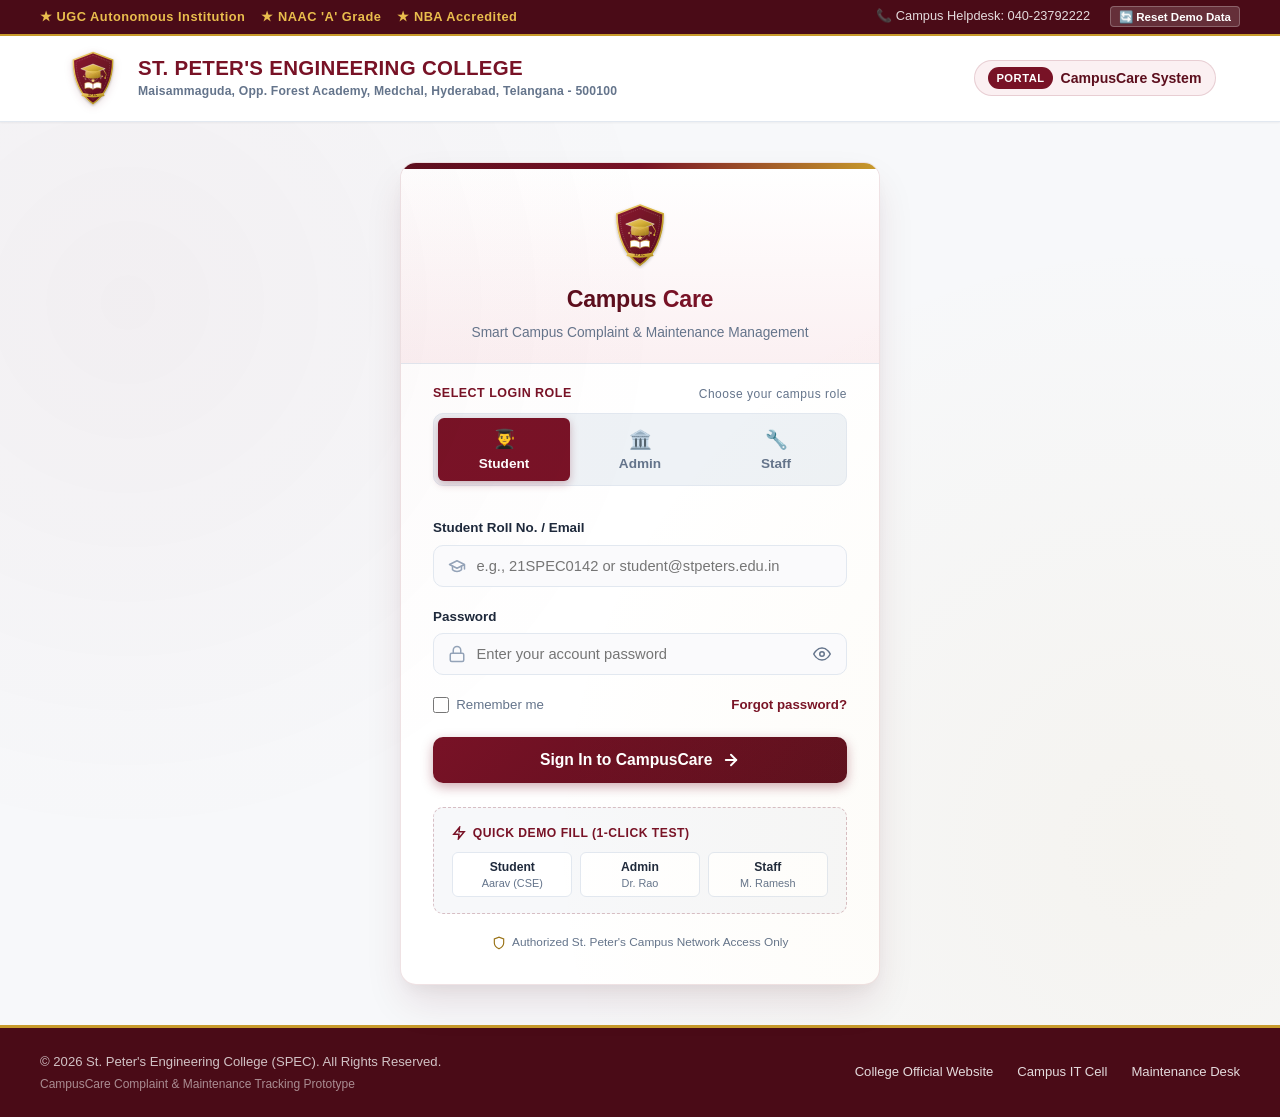
<file: index.html>
﻿<!DOCTYPE html>
<html lang="en">
<head>
  <meta charset="UTF-8">
  <meta name="viewport" content="width=device-width, initial-scale=1.0">
  <title>CampusCare - St. Peter's Engineering College | Login</title>
  <style>
/* ========================================================
   CampusCare - Design Tokens & Variables
   St. Peter's Engineering College Maroon & White Theme
   ======================================================== */

:root {
  /* Brand Palette - St. Peter's Maroon / Burgundy */
  --color-maroon-darker: #4A0B17;
  --color-maroon-dark:   #5C0E1D;
  --color-maroon:        #781226;  /* Primary College Maroon */
  --color-maroon-light:  #941931;
  --color-maroon-subtle: #FBF0F2;
  --color-maroon-glow:   rgba(120, 18, 38, 0.18);

  /* Accent - Academic Gold */
  --color-gold:          #C89B2B;
  --color-gold-light:    #E9BD4D;
  --color-gold-soft:     #FFF8E7;
  --color-gold-dark:     #9A7318;

  /* Neutrals */
  --color-white:         #FFFFFF;
  --color-bg-page:       #F7F8FA;
  --color-surface:       #FFFFFF;
  --color-border:        #E2E8F0;
  --color-border-hover:  #CBD5E1;
  
  /* Text */
  --color-text-main:     #1E293B;
  --color-text-muted:    #64748B;
  --color-text-light:    #94A3B8;
  --color-text-inverse:  #FFFFFF;

  /* Feedback Colors */
  --color-success:       #0F766E;
  --color-success-bg:    #E6FFFA;
  --color-danger:        #B91C1C;
  --color-danger-bg:     #FEF2F2;
  --color-warning:       #B45309;
  --color-warning-bg:    #FFFBEB;
  --color-info:          #1D4ED8;
  --color-info-bg:       #EFF6FF;

  /* Typography */
  --font-family-base:    'Segoe UI', -apple-system, BlinkMacSystemFont, Roboto, Helvetica, Arial, sans-serif;
  --font-family-serif:   'Georgia', 'Times New Roman', serif;

  /* Shadows */
  --shadow-sm:  0 1px 2px 0 rgba(0, 0, 0, 0.05);
  --shadow-md:  0 4px 6px -1px rgba(0, 0, 0, 0.08), 0 2px 4px -2px rgba(0, 0, 0, 0.05);
  --shadow-lg:  0 10px 25px -3px rgba(120, 18, 38, 0.08), 0 4px 10px -4px rgba(0, 0, 0, 0.04);
  --shadow-xl:  0 20px 40px -5px rgba(92, 14, 29, 0.12), 0 8px 16px -6px rgba(0, 0, 0, 0.06);

  /* Border Radii */
  --radius-sm:  6px;
  --radius-md:  10px;
  --radius-lg:  16px;
  --radius-full: 9999px;

  /* Transitions */
  --transition-fast: 0.15s ease;
  --transition-base: 0.25s cubic-bezier(0.4, 0, 0.2, 1);
  --transition-slow: 0.4s ease;
}


/* ========================================================
   CampusCare - Global Base Styles & Layout
   St. Peter's Engineering College
   ======================================================== */

* {
  margin: 0;
  padding: 0;
  box-sizing: border-box;
}

html, body {
  min-height: 100vh;
  font-family: var(--font-family-base);
  color: var(--color-text-main);
  background-color: var(--color-bg-page);
  line-height: 1.5;
  -webkit-font-smoothing: antialiased;
}

body {
  display: flex;
  flex-direction: column;
}

/* College Top Strip */
.top-strip {
  background: var(--color-maroon-darker);
  color: rgba(255, 255, 255, 0.85);
  font-size: 0.8rem;
  padding: 0.4rem 1.5rem;
  border-bottom: 2px solid var(--color-gold);
}

.top-strip-container {
  max-width: 1200px;
  margin: 0 auto;
  display: flex;
  justify-content: space-between;
  align-items: center;
  flex-wrap: wrap;
  gap: 0.5rem;
}

.top-strip-badges {
  display: flex;
  align-items: center;
  gap: 1rem;
}

.top-strip-badge {
  display: inline-flex;
  align-items: center;
  gap: 0.35rem;
  color: var(--color-gold-light);
  font-weight: 600;
  letter-spacing: 0.5px;
}

.top-strip-contact {
  display: flex;
  gap: 1.25rem;
}

.top-strip-contact a {
  color: rgba(255, 255, 255, 0.85);
  text-decoration: none;
  transition: color var(--transition-fast);
}

.top-strip-contact a:hover {
  color: var(--color-white);
  text-decoration: underline;
}

/* Main Institutional Header */
.main-header {
  background: var(--color-white);
  border-bottom: 1px solid var(--color-border);
  box-shadow: var(--shadow-sm);
  position: relative;
  z-index: 10;
}

.header-container {
  max-width: 1200px;
  margin: 0 auto;
  padding: 0.85rem 1.5rem;
  display: flex;
  align-items: center;
  justify-content: space-between;
  gap: 1rem;
}

.brand-wrapper {
  display: flex;
  align-items: center;
  gap: 1rem;
  text-decoration: none;
}

.college-logo-img {
  width: 58px;
  height: 58px;
  flex-shrink: 0;
  filter: drop-shadow(0 2px 4px rgba(92, 14, 29, 0.15));
}

.college-titles {
  display: flex;
  flex-direction: column;
}

.college-name {
  font-size: 1.28rem;
  font-weight: 800;
  color: var(--color-maroon);
  letter-spacing: 0.3px;
  line-height: 1.2;
  text-transform: uppercase;
  font-family: 'Segoe UI', Arial, sans-serif;
}

.college-affiliation {
  font-size: 0.76rem;
  color: var(--color-text-muted);
  font-weight: 600;
  letter-spacing: 0.2px;
  margin-top: 2px;
}

.system-title-badge {
  display: inline-flex;
  align-items: center;
  gap: 0.5rem;
  background: var(--color-maroon-subtle);
  border: 1px solid rgba(120, 18, 38, 0.15);
  padding: 0.4rem 0.85rem;
  border-radius: var(--radius-full);
}

.system-tag {
  background: var(--color-maroon);
  color: var(--color-white);
  font-size: 0.7rem;
  font-weight: 700;
  padding: 0.15rem 0.5rem;
  border-radius: var(--radius-full);
  letter-spacing: 0.5px;
}

.system-name {
  font-size: 0.88rem;
  font-weight: 700;
  color: var(--color-maroon-dark);
}

/* Page Content Main Container */
.page-main {
  flex: 1;
  display: flex;
  align-items: center;
  justify-content: center;
  padding: 2.5rem 1.5rem;
  position: relative;
}

/* College Institutional Background watermark/pattern */
.page-main::before {
  content: "";
  position: absolute;
  top: 0;
  left: 0;
  right: 0;
  bottom: 0;
  background: 
    radial-gradient(circle at 10% 20%, rgba(120, 18, 38, 0.04) 0%, transparent 40%),
    radial-gradient(circle at 90% 80%, rgba(200, 155, 43, 0.05) 0%, transparent 45%);
  pointer-events: none;
}

/* Footer */
.site-footer {
  background: var(--color-maroon-darker);
  color: rgba(255, 255, 255, 0.75);
  font-size: 0.82rem;
  padding: 1.5rem;
  margin-top: auto;
  border-top: 3px solid var(--color-gold);
}

.footer-container {
  max-width: 1200px;
  margin: 0 auto;
  display: flex;
  justify-content: space-between;
  align-items: center;
  flex-wrap: wrap;
  gap: 1rem;
}

.footer-links {
  display: flex;
  gap: 1.5rem;
}

.footer-links a {
  color: rgba(255, 255, 255, 0.85);
  text-decoration: none;
  transition: color var(--transition-fast);
}

.footer-links a:hover {
  color: var(--color-gold-light);
  text-decoration: underline;
}

/* Toast Notifications */
.toast-container {
  position: fixed;
  top: 1.5rem;
  right: 1.5rem;
  z-index: 9999;
  display: flex;
  flex-direction: column;
  gap: 0.75rem;
  pointer-events: none;
}

.toast {
  min-width: 300px;
  max-width: 420px;
  padding: 0.9rem 1.2rem;
  background: var(--color-white);
  border-radius: var(--radius-md);
  box-shadow: var(--shadow-xl);
  display: flex;
  align-items: center;
  gap: 0.75rem;
  font-size: 0.9rem;
  font-weight: 500;
  pointer-events: auto;
  animation: slideIn 0.3s cubic-bezier(0.16, 1, 0.3, 1) forwards;
  border-left: 5px solid;
}

.toast.toast-success {
  border-color: var(--color-success);
  color: var(--color-text-main);
}
.toast.toast-success .toast-icon {
  color: var(--color-success);
}

.toast.toast-error {
  border-color: var(--color-danger);
  color: var(--color-text-main);
}
.toast.toast-error .toast-icon {
  color: var(--color-danger);
}

.toast.toast-info {
  border-color: var(--color-maroon);
  color: var(--color-text-main);
}
.toast.toast-info .toast-icon {
  color: var(--color-maroon);
}

@keyframes slideIn {
  from {
    opacity: 0;
    transform: translateY(-15px) scale(0.96);
  }
  to {
    opacity: 1;
    transform: translateY(0) scale(1);
  }
}

@keyframes fadeOut {
  from {
    opacity: 1;
    transform: translateY(0);
  }
  to {
    opacity: 0;
    transform: translateY(-10px);
  }
}

/* Modal Styles for "Forgot Password" & Help */
.modal-overlay {
  position: fixed;
  top: 0;
  left: 0;
  right: 0;
  bottom: 0;
  background: rgba(15, 23, 42, 0.6);
  backdrop-filter: blur(4px);
  display: flex;
  align-items: center;
  justify-content: center;
  padding: 1.5rem;
  z-index: 1000;
  opacity: 0;
  visibility: hidden;
  transition: all var(--transition-base);
}

.modal-overlay.active {
  opacity: 1;
  visibility: visible;
}

.modal-box {
  background: var(--color-white);
  width: 100%;
  max-width: 480px;
  border-radius: var(--radius-lg);
  box-shadow: var(--shadow-xl);
  overflow: hidden;
  transform: scale(0.95);
  transition: transform var(--transition-base);
  border: 1px solid var(--color-border);
}

.modal-overlay.active .modal-box {
  transform: scale(1);
}

.modal-header {
  background: var(--color-maroon);
  color: var(--color-white);
  padding: 1.25rem 1.5rem;
  display: flex;
  align-items: center;
  justify-content: space-between;
}

.modal-header h3 {
  font-size: 1.15rem;
  font-weight: 700;
  display: flex;
  align-items: center;
  gap: 0.5rem;
}

.modal-close-btn {
  background: none;
  border: none;
  color: rgba(255, 255, 255, 0.8);
  font-size: 1.5rem;
  cursor: pointer;
  line-height: 1;
  padding: 0.25rem;
  border-radius: var(--radius-sm);
  transition: all var(--transition-fast);
}

.modal-close-btn:hover {
  color: var(--color-white);
  background: rgba(255, 255, 255, 0.15);
}

.modal-body {
  padding: 1.5rem;
  color: var(--color-text-main);
  font-size: 0.93rem;
  line-height: 1.6;
}

.modal-footer {
  padding: 1rem 1.5rem;
  background: var(--color-bg-page);
  border-top: 1px solid var(--color-border);
  display: flex;
  justify-content: flex-end;
  gap: 0.75rem;
}

/* Responsiveness */
@media (max-width: 768px) {
  .header-container {
    flex-direction: column;
    align-items: flex-start;
  }
  
  .top-strip-container, .footer-container {
    flex-direction: column;
    align-items: flex-start;
    gap: 0.35rem;
  }

  .college-name {
    font-size: 1.05rem;
  }

  .system-title-badge {
    align-self: flex-start;
  }
}


/* ========================================================
   CampusCare - Login Screen Styles
   St. Peter's Engineering College Maroon/White Theme
   ======================================================== */

.login-wrapper {
  width: 100%;
  max-width: 480px;
  margin: 0 auto;
}

/* Elevated Login Card */
.login-card {
  background: var(--color-white);
  border-radius: var(--radius-lg);
  box-shadow: var(--shadow-xl);
  border: 1px solid rgba(120, 18, 38, 0.12);
  overflow: hidden;
  transition: transform var(--transition-base), box-shadow var(--transition-base);
}

/* Card Maroon Header Bar */
.card-top-bar {
  height: 6px;
  background: linear-gradient(90deg, var(--color-maroon-dark) 0%, var(--color-maroon) 50%, var(--color-gold) 100%);
}

.login-card-header {
  padding: 2rem 2rem 1.25rem 2rem;
  text-align: center;
  border-bottom: 1px solid var(--color-border);
  background: linear-gradient(180deg, #FFFFFF 0%, var(--color-maroon-subtle) 100%);
}

.brand-emblem-small {
  width: 68px;
  height: 68px;
  margin: 0 auto 0.85rem auto;
  display: block;
}

.login-system-title {
  font-size: 1.45rem;
  font-weight: 800;
  color: var(--color-maroon-dark);
  letter-spacing: -0.3px;
  display: flex;
  align-items: center;
  justify-content: center;
  gap: 0.4rem;
}

.title-highlight {
  color: var(--color-maroon);
}

.login-subtitle {
  font-size: 0.86rem;
  color: var(--color-text-muted);
  margin-top: 0.35rem;
  font-weight: 500;
}

/* Role Selector Segmented Control */
.role-selector-container {
  padding: 1.25rem 2rem 0.5rem 2rem;
}

.role-selector-label {
  font-size: 0.78rem;
  font-weight: 700;
  text-transform: uppercase;
  color: var(--color-maroon);
  letter-spacing: 0.5px;
  margin-bottom: 0.65rem;
  display: flex;
  align-items: center;
  justify-content: space-between;
}

.role-selector-label span.hint {
  font-weight: 500;
  text-transform: none;
  color: var(--color-text-muted);
  font-size: 0.75rem;
}

.role-tabs {
  display: grid;
  grid-template-columns: repeat(3, 1fr);
  background: #EEF2F6;
  padding: 4px;
  border-radius: var(--radius-md);
  gap: 4px;
  border: 1px solid var(--color-border);
}

.role-tab-btn {
  background: transparent;
  border: none;
  padding: 0.65rem 0.5rem;
  border-radius: var(--radius-sm);
  font-size: 0.85rem;
  font-weight: 600;
  color: var(--color-text-muted);
  cursor: pointer;
  display: flex;
  flex-direction: column;
  align-items: center;
  gap: 0.3rem;
  transition: all var(--transition-fast);
}

.role-tab-btn .role-icon {
  font-size: 1.15rem;
  transition: transform var(--transition-fast);
}

.role-tab-btn:hover {
  color: var(--color-maroon);
}

.role-tab-btn.active {
  background: var(--color-maroon);
  color: var(--color-white);
  box-shadow: 0 3px 8px rgba(120, 18, 38, 0.28);
}

.role-tab-btn.active .role-icon {
  transform: translateY(-1px);
}

/* Card Form Body */
.login-card-body {
  padding: 1.5rem 2rem 2rem 2rem;
}

.form-group {
  margin-bottom: 1.25rem;
  position: relative;
}

.form-label {
  display: block;
  font-size: 0.84rem;
  font-weight: 600;
  color: var(--color-text-main);
  margin-bottom: 0.4rem;
}

.input-with-icon {
  position: relative;
  display: flex;
  align-items: center;
}

.input-icon-left {
  position: absolute;
  left: 0.95rem;
  color: var(--color-text-light);
  pointer-events: none;
  display: flex;
  align-items: center;
  justify-content: center;
}

.form-control {
  width: 100%;
  padding: 0.75rem 1rem 0.75rem 2.65rem;
  font-size: 0.92rem;
  font-family: inherit;
  border: 1.5px solid var(--color-border);
  border-radius: var(--radius-md);
  color: var(--color-text-main);
  background-color: #FAFAFC;
  transition: all var(--transition-fast);
  outline: none;
}

.form-control:focus {
  background-color: var(--color-white);
  border-color: var(--color-maroon);
  box-shadow: 0 0 0 3.5px var(--color-maroon-glow);
}

.input-with-toggle .form-control {
  padding-right: 2.75rem;
}

.password-toggle-btn {
  position: absolute;
  right: 0.75rem;
  background: none;
  border: none;
  cursor: pointer;
  color: var(--color-text-muted);
  padding: 0.25rem;
  display: flex;
  align-items: center;
  justify-content: center;
  border-radius: var(--radius-sm);
  transition: color var(--transition-fast);
}

.password-toggle-btn:hover {
  color: var(--color-maroon);
}

/* Remember me & Forgot Password */
.form-options {
  display: flex;
  justify-content: space-between;
  align-items: center;
  margin-bottom: 1.4rem;
  font-size: 0.83rem;
}

.remember-me {
  display: flex;
  align-items: center;
  gap: 0.45rem;
  cursor: pointer;
  color: var(--color-text-muted);
  user-select: none;
}

.remember-me input[type="checkbox"] {
  accent-color: var(--color-maroon);
  width: 16px;
  height: 16px;
  cursor: pointer;
}

.forgot-password-link {
  color: var(--color-maroon);
  text-decoration: none;
  font-weight: 600;
  transition: color var(--transition-fast);
}

.forgot-password-link:hover {
  color: var(--color-maroon-dark);
  text-decoration: underline;
}

/* Submit Button */
.btn-login {
  width: 100%;
  padding: 0.85rem 1.25rem;
  font-size: 0.98rem;
  font-weight: 700;
  color: var(--color-white);
  background: linear-gradient(135deg, var(--color-maroon) 0%, var(--color-maroon-dark) 100%);
  border: none;
  border-radius: var(--radius-md);
  cursor: pointer;
  box-shadow: 0 4px 12px rgba(120, 18, 38, 0.35);
  display: flex;
  align-items: center;
  justify-content: center;
  gap: 0.6rem;
  transition: all var(--transition-fast);
}

.btn-login:hover {
  background: linear-gradient(135deg, var(--color-maroon-light) 0%, var(--color-maroon) 100%);
  transform: translateY(-1.5px);
  box-shadow: 0 6px 16px rgba(120, 18, 38, 0.42);
}

.btn-login:active {
  transform: translateY(0);
}

.btn-login:disabled {
  opacity: 0.65;
  cursor: not-allowed;
  transform: none;
}

.spinner {
  display: none;
  width: 18px;
  height: 18px;
  border: 2.5px solid rgba(255, 255, 255, 0.3);
  border-top-color: var(--color-white);
  border-radius: 50%;
  animation: spin 0.8s linear infinite;
}

@keyframes spin {
  to {
    transform: rotate(360deg);
  }
}

/* Quick Demo Access Bar */
.demo-access-box {
  margin-top: 1.5rem;
  padding: 1rem 1.15rem;
  background: var(--color-bg-page);
  border: 1px dashed rgba(120, 18, 38, 0.25);
  border-radius: var(--radius-md);
}

.demo-title {
  font-size: 0.76rem;
  font-weight: 700;
  color: var(--color-maroon);
  text-transform: uppercase;
  letter-spacing: 0.5px;
  display: flex;
  align-items: center;
  gap: 0.4rem;
  margin-bottom: 0.65rem;
}

.demo-chips {
  display: grid;
  grid-template-columns: repeat(3, 1fr);
  gap: 0.5rem;
}

.demo-chip-btn {
  background: var(--color-white);
  border: 1px solid var(--color-border);
  padding: 0.45rem 0.4rem;
  border-radius: var(--radius-sm);
  font-size: 0.76rem;
  font-weight: 600;
  color: var(--color-text-main);
  cursor: pointer;
  display: flex;
  flex-direction: column;
  align-items: center;
  gap: 0.15rem;
  transition: all var(--transition-fast);
}

.demo-chip-btn .chip-sub {
  font-size: 0.68rem;
  color: var(--color-text-muted);
  font-weight: 400;
}

.demo-chip-btn:hover {
  border-color: var(--color-maroon);
  background: var(--color-maroon-subtle);
  color: var(--color-maroon);
}

/* Security Guarantee / Trust Badge */
.security-note {
  margin-top: 1.25rem;
  text-align: center;
  font-size: 0.74rem;
  color: var(--color-text-muted);
  display: flex;
  align-items: center;
  justify-content: center;
  gap: 0.4rem;
}

.security-note svg {
  color: var(--color-gold-dark);
}

/* Small screen adjustments */
@media (max-width: 480px) {
  .login-card-header {
    padding: 1.5rem 1.25rem 1rem 1.25rem;
  }
  .role-selector-container {
    padding: 1rem 1.25rem 0.25rem 1.25rem;
  }
  .login-card-body {
    padding: 1.25rem 1.25rem 1.5rem 1.25rem;
  }
  .login-system-title {
    font-size: 1.25rem;
  }
}

  </style>
</head>
<body>

  <!-- Top Strip - Institutional Accreditations & Help -->
  <div class="top-strip">
    <div class="top-strip-container">
      <div class="top-strip-badges">
        <span class="top-strip-badge">★ UGC Autonomous Institution</span>
        <span class="top-strip-badge">★ NAAC 'A' Grade</span>
        <span class="top-strip-badge">★ NBA Accredited</span>
      </div>
      <div class="top-strip-contact">
        <a href="tel:+914023792222">📞 Campus Helpdesk: 040-23792222</a>
        <button type="button" onclick="StorageService.resetToDefaults(); alert('Demo data reset to initial sample state!');" style="background: rgba(255,255,255,0.15); border: 1px solid rgba(255,255,255,0.25); color: #FFF; font-size: 0.72rem; padding: 0.15rem 0.5rem; border-radius: 4px; cursor: pointer; font-weight: 600;">
          🔄 Reset Demo Data
        </button>
      </div>
    </div>
  </div>

  <!-- Main Institutional Header -->
  <header class="main-header">
    <div class="header-container">
      <div class="brand-wrapper">
        <div class="college-logo-img">
<svg xmlns="http://www.w3.org/2000/svg" viewBox="0 0 200 200" width="100%" height="100%">
  <defs>
    <linearGradient id="maroonGrad" x1="0%" y1="0%" x2="100%" y2="100%">
      <stop offset="0%" stop-color="#8B1A31" />
      <stop offset="100%" stop-color="#540C1A" />
    </linearGradient>
    <linearGradient id="goldGrad" x1="0%" y1="0%" x2="100%" y2="100%">
      <stop offset="0%" stop-color="#F3D179" />
      <stop offset="50%" stop-color="#D4AF37" />
      <stop offset="100%" stop-color="#997A15" />
    </linearGradient>
    <filter id="shadow" x="-10%" y="-10%" width="130%" height="130%">
      <feDropShadow dx="0" dy="4" stdDeviation="4" flood-opacity="0.25" flood-color="#000000"/>
    </filter>
  </defs>

  <!-- Outer Shield Badge -->
  <path d="M100 12 L168 38 C168 108 140 162 100 188 C60 162 32 108 32 38 Z" 
        fill="url(#maroonGrad)" 
        stroke="url(#goldGrad)" 
        stroke-width="5" 
        filter="url(#shadow)" />

  <!-- Inner Shield Inset -->
  <path d="M100 22 L158 45 C158 102 134 150 100 174 C66 150 42 102 42 45 Z" 
        fill="none" 
        stroke="rgba(255, 255, 255, 0.25)" 
        stroke-width="2" 
        stroke-dasharray="3,3" />

  <!-- Academic Torch / Key / Gear motif -->
  <!-- Gear / Cog behind torch representing Engineering -->
  <g transform="translate(100, 95) scale(0.65)" opacity="0.25" stroke="#FFFFFF" fill="none" stroke-width="4">
    <circle r="42" stroke-dasharray="14,14" stroke-width="8"/>
    <circle r="26"/>
  </g>

  <!-- Open Book representing Learning -->
  <path d="M72 118 C82 114 94 116 100 122 C106 116 118 114 128 118 L128 136 C118 132 106 134 100 140 C94 134 82 132 72 136 Z" 
        fill="#FFFFFF" 
        stroke="url(#goldGrad)" 
        stroke-width="2" />
  <line x1="100" y1="122" x2="100" y2="140" stroke="#7A1228" stroke-width="2"/>

  <!-- Academic Mortarboard (Cap) -->
  <polygon points="100,52 142,68 100,84 58,68" fill="url(#goldGrad)" stroke="#FFFFFF" stroke-width="1.5" />
  <path d="M74 76 L74 96 C74 104 126 104 126 96 L126 76" fill="url(#goldGrad)" opacity="0.9" />
  <path d="M136 71 L146 88 L142 98" fill="none" stroke="url(#goldGrad)" stroke-width="2.5" stroke-linecap="round"/>
  <circle cx="142" cy="100" r="3" fill="#D4AF37"/>

  <!-- Star accents -->
  <polygon points="100,100 102,106 108,106 103,110 105,116 100,112 95,116 97,110 92,106 98,106" fill="#F3D179"/>
  <polygon points="68,90 69,93 72,93 70,95 71,98 68,96 65,98 66,95 64,93 67,93" fill="#F3D179" opacity="0.8"/>
  <polygon points="132,90 133,93 136,93 134,95 135,98 132,96 129,98 130,95 128,93 131,93" fill="#F3D179" opacity="0.8"/>

  <!-- Banner at bottom: SPEC -->
  <path d="M60 162 Q100 172 140 162 L136 152 Q100 160 64 152 Z" fill="url(#goldGrad)" />
  <text x="100" y="161" font-family="'Segoe UI', Roboto, sans-serif" font-size="9" font-weight="900" fill="#540C1A" text-anchor="middle" letter-spacing="2">SPEC</text>
</svg>

        </div>
        <div class="college-titles">
          <h1 class="college-name">St. Peter's Engineering College</h1>
          <p class="college-affiliation">Maisammaguda, Opp. Forest Academy, Medchal, Hyderabad, Telangana - 500100</p>
        </div>
      </div>
      
      <div class="system-title-badge">
        <span class="system-tag">PORTAL</span>
        <span class="system-name">CampusCare System</span>
      </div>
    </div>
  </header>

  <!-- Main Content - Centered Login Card -->
  <main class="page-main">
    <div class="login-wrapper">
      
      <div class="login-card">
        <!-- Maroon / Gold Top Strip -->
        <div class="card-top-bar"></div>

        <!-- Card Header -->
        <div class="login-card-header">
          <div class="brand-emblem-small">
<svg xmlns="http://www.w3.org/2000/svg" viewBox="0 0 200 200" width="100%" height="100%">
  <defs>
    <linearGradient id="maroonGrad" x1="0%" y1="0%" x2="100%" y2="100%">
      <stop offset="0%" stop-color="#8B1A31" />
      <stop offset="100%" stop-color="#540C1A" />
    </linearGradient>
    <linearGradient id="goldGrad" x1="0%" y1="0%" x2="100%" y2="100%">
      <stop offset="0%" stop-color="#F3D179" />
      <stop offset="50%" stop-color="#D4AF37" />
      <stop offset="100%" stop-color="#997A15" />
    </linearGradient>
    <filter id="shadow" x="-10%" y="-10%" width="130%" height="130%">
      <feDropShadow dx="0" dy="4" stdDeviation="4" flood-opacity="0.25" flood-color="#000000"/>
    </filter>
  </defs>

  <!-- Outer Shield Badge -->
  <path d="M100 12 L168 38 C168 108 140 162 100 188 C60 162 32 108 32 38 Z" 
        fill="url(#maroonGrad)" 
        stroke="url(#goldGrad)" 
        stroke-width="5" 
        filter="url(#shadow)" />

  <!-- Inner Shield Inset -->
  <path d="M100 22 L158 45 C158 102 134 150 100 174 C66 150 42 102 42 45 Z" 
        fill="none" 
        stroke="rgba(255, 255, 255, 0.25)" 
        stroke-width="2" 
        stroke-dasharray="3,3" />

  <!-- Academic Torch / Key / Gear motif -->
  <!-- Gear / Cog behind torch representing Engineering -->
  <g transform="translate(100, 95) scale(0.65)" opacity="0.25" stroke="#FFFFFF" fill="none" stroke-width="4">
    <circle r="42" stroke-dasharray="14,14" stroke-width="8"/>
    <circle r="26"/>
  </g>

  <!-- Open Book representing Learning -->
  <path d="M72 118 C82 114 94 116 100 122 C106 116 118 114 128 118 L128 136 C118 132 106 134 100 140 C94 134 82 132 72 136 Z" 
        fill="#FFFFFF" 
        stroke="url(#goldGrad)" 
        stroke-width="2" />
  <line x1="100" y1="122" x2="100" y2="140" stroke="#7A1228" stroke-width="2"/>

  <!-- Academic Mortarboard (Cap) -->
  <polygon points="100,52 142,68 100,84 58,68" fill="url(#goldGrad)" stroke="#FFFFFF" stroke-width="1.5" />
  <path d="M74 76 L74 96 C74 104 126 104 126 96 L126 76" fill="url(#goldGrad)" opacity="0.9" />
  <path d="M136 71 L146 88 L142 98" fill="none" stroke="url(#goldGrad)" stroke-width="2.5" stroke-linecap="round"/>
  <circle cx="142" cy="100" r="3" fill="#D4AF37"/>

  <!-- Star accents -->
  <polygon points="100,100 102,106 108,106 103,110 105,116 100,112 95,116 97,110 92,106 98,106" fill="#F3D179"/>
  <polygon points="68,90 69,93 72,93 70,95 71,98 68,96 65,98 66,95 64,93 67,93" fill="#F3D179" opacity="0.8"/>
  <polygon points="132,90 133,93 136,93 134,95 135,98 132,96 129,98 130,95 128,93 131,93" fill="#F3D179" opacity="0.8"/>

  <!-- Banner at bottom: SPEC -->
  <path d="M60 162 Q100 172 140 162 L136 152 Q100 160 64 152 Z" fill="url(#goldGrad)" />
  <text x="100" y="161" font-family="'Segoe UI', Roboto, sans-serif" font-size="9" font-weight="900" fill="#540C1A" text-anchor="middle" letter-spacing="2">SPEC</text>
</svg>

          </div>
          <h2 class="login-system-title">
            <span>Campus</span><span class="title-highlight">Care</span>
          </h2>
          <p class="login-subtitle">Smart Campus Complaint & Maintenance Management</p>
        </div>

        <!-- Role Selector Segmented Control -->
        <div class="role-selector-container">
          <div class="role-selector-label">
            <span>Select Login Role</span>
            <span class="hint">Choose your campus role</span>
          </div>

          <div class="role-tabs" role="tablist">
            <button type="button" class="role-tab-btn active" data-role="student" role="tab" aria-selected="true">
              <span class="role-icon">👨‍🎓</span>
              <span>Student</span>
            </button>
            <button type="button" class="role-tab-btn" data-role="admin" role="tab" aria-selected="false">
              <span class="role-icon">🏛️</span>
              <span>Admin</span>
            </button>
            <button type="button" class="role-tab-btn" data-role="staff" role="tab" aria-selected="false">
              <span class="role-icon">🔧</span>
              <span>Staff</span>
            </button>
          </div>
        </div>

        <!-- Login Form Body -->
        <div class="login-card-body">
          <form id="loginForm" autocomplete="on">

            <!-- Identifier / Email Field -->
            <div class="form-group">
              <label id="identifierLabel" class="form-label" for="identifierInput">
                Student Roll No. / Email
              </label>
              <div class="input-with-icon">
                <span id="identifierIcon" class="input-icon-left">
                  <svg width="18" height="18" viewBox="0 0 24 24" fill="none" stroke="currentColor" stroke-width="2" stroke-linecap="round" stroke-linejoin="round">
                    <path d="M22 10v6M2 10l10-5 10 5-10 5z"/>
                    <path d="M6 12v5c3 3 9 3 12 0v-5"/>
                  </svg>
                </span>
                <input 
                  type="text" 
                  id="identifierInput" 
                  class="form-control" 
                  placeholder="e.g., 21SPEC0142 or student@stpeters.edu.in" 
                  required
                >
              </div>
            </div>

            <!-- Password Field with Visibility Toggle -->
            <div class="form-group">
              <label class="form-label" for="passwordInput">Password</label>
              <div class="input-with-icon input-with-toggle">
                <span class="input-icon-left">
                  <svg width="18" height="18" viewBox="0 0 24 24" fill="none" stroke="currentColor" stroke-width="2" stroke-linecap="round" stroke-linejoin="round">
                    <rect x="3" y="11" width="18" height="11" rx="2" ry="2"/>
                    <path d="M7 11V7a5 5 0 0 1 10 0v4"/>
                  </svg>
                </span>
                <input 
                  type="password" 
                  id="passwordInput" 
                  class="form-control" 
                  placeholder="Enter your account password" 
                  required
                >
                <button type="button" id="togglePasswordBtn" class="password-toggle-btn" aria-label="Show password">
                  <svg id="eyeIcon" width="18" height="18" viewBox="0 0 24 24" fill="none" stroke="currentColor" stroke-width="2" stroke-linecap="round" stroke-linejoin="round">
                    <path d="M1 12s4-8 11-8 11 8 11 8-4 8-11 8-11-8-11-8z"/>
                    <circle cx="12" cy="12" r="3"/>
                  </svg>
                </button>
              </div>
            </div>

            <!-- Remember Me & Forgot Password -->
            <div class="form-options">
              <label class="remember-me">
                <input type="checkbox" id="rememberMe">
                <span>Remember me</span>
              </label>
              <a href="#" id="forgotPasswordLink" class="forgot-password-link">Forgot password?</a>
            </div>

            <!-- Submit Button -->
            <button type="submit" id="submitBtn" class="btn-login">
              <span id="submitSpinner" class="spinner"></span>
              <span id="submitText">Sign In to CampusCare</span>
              <svg width="18" height="18" viewBox="0 0 24 24" fill="none" stroke="currentColor" stroke-width="2.5" stroke-linecap="round" stroke-linejoin="round">
                <line x1="5" y1="12" x2="19" y2="12"></line>
                <polyline points="12 5 19 12 12 19"></polyline>
              </svg>
            </button>

            <!-- Quick Demo Credentials Box -->
            <div class="demo-access-box">
              <div class="demo-title">
                <svg width="14" height="14" viewBox="0 0 24 24" fill="none" stroke="currentColor" stroke-width="2.5">
                  <polygon points="13 2 3 14 12 14 11 22 21 10 12 10 13 2"></polygon>
                </svg>
                <span>Quick Demo Fill (1-Click Test)</span>
              </div>
              <div class="demo-chips">
                <button type="button" class="demo-chip-btn" data-demo-role="student">
                  <span>Student</span>
                  <span class="chip-sub">Aarav (CSE)</span>
                </button>
                <button type="button" class="demo-chip-btn" data-demo-role="admin">
                  <span>Admin</span>
                  <span class="chip-sub">Dr. Rao</span>
                </button>
                <button type="button" class="demo-chip-btn" data-demo-role="staff">
                  <span>Staff</span>
                  <span class="chip-sub">M. Ramesh</span>
                </button>
              </div>
            </div>

            <!-- Security Footnote -->
            <div class="security-note">
              <svg width="14" height="14" viewBox="0 0 24 24" fill="none" stroke="currentColor" stroke-width="2">
                <path d="M12 22s8-4 8-10V5l-8-3-8 3v7c0 6 8 10 8 10z"/>
              </svg>
              <span>Authorized St. Peter's Campus Network Access Only</span>
            </div>

          </form>
        </div>
      </div>

    </div>
  </main>

  <!-- Institutional Footer -->
  <footer class="site-footer">
    <div class="footer-container">
      <div>
        <p>© 2026 St. Peter's Engineering College (SPEC). All Rights Reserved.</p>
        <p style="opacity: 0.7; font-size: 0.75rem; margin-top: 3px;">CampusCare Complaint & Maintenance Tracking Prototype</p>
      </div>
      <div class="footer-links">
        <a href="https://stpetershyd.com" target="_blank" rel="noopener">College Official Website</a>
        <a href="#it-helpdesk">Campus IT Cell</a>
        <a href="#security-guidelines">Maintenance Desk</a>
      </div>
    </div>
  </footer>

  <!-- Toast Notification Container -->
  <div id="toastContainer" class="toast-container" aria-live="polite"></div>

  <!-- Forgot Password Modal -->
  <div id="forgotModal" class="modal-overlay" role="dialog" aria-modal="true" aria-labelledby="modalTitle">
    <div class="modal-box">
      <div class="modal-header">
        <h3 id="modalTitle">
          <span>🔐</span> Password Assistance
        </h3>
        <button type="button" id="closeForgotModal" class="modal-close-btn" aria-label="Close dialog">&times;</button>
      </div>
      <div class="modal-body">
        <p><strong>CampusCare Account Credentials:</strong></p>
        <p style="margin-top: 0.5rem; margin-bottom: 0.8rem;">
          CampusCare is synchronized with the <strong>St. Peter's College ERP / Student Information System</strong>:
        </p>
        <ul style="padding-left: 1.25rem; margin-bottom: 1rem; color: var(--color-text-main);">
          <li><strong>Students:</strong> Your default password corresponds to your registered College ERP portal password.</li>
          <li><strong>Staff & Admins:</strong> Please use your authorized institutional faculty credentials.</li>
        </ul>
        <div style="background: var(--color-maroon-subtle); padding: 0.75rem; border-radius: var(--radius-sm); border-left: 3px solid var(--color-maroon); font-size: 0.85rem;">
          💡 <strong>Prototype Tip:</strong> During this demonstration phase, you can immediately log in by clicking any role button in the <em>"Quick Demo Fill"</em> section on the login card!
        </div>
      </div>
      <div class="modal-footer">
        <button type="button" id="dismissModalBtn" style="background: var(--color-maroon); color: white; border: none; padding: 0.55rem 1.25rem; border-radius: var(--radius-sm); font-weight: 600; cursor: pointer;">
          Got it
        </button>
      </div>
    </div>
  </div>

  <!-- Self-Contained Scripts -->
  <script>
/**
 * CampusCare - Central Mock Data Store & Storage Service
 * St. Peter's Engineering College, Maisammaguda
 * 
 * Provides mock users, staff roster, departments, categories,
 * locations, and initial seed complaints with full timeline history.
 */

const CAMPUS_CARE_MOCK = {
  // Pre-configured users for prototype demonstration
  users: [
    {
      id: "21SPEC0142",
      role: "student",
      name: "Aarav Sharma",
      email: "student@stpeters.edu.in",
      password: "student123",
      department: "Computer Science & Engineering",
      year: "3rd Year B.Tech",
      phone: "+91 98765 43210",
      hostelOrDay: "Day Scholar (Route 14 Bus)",
      avatar: "ðŸ‘¨â€ðŸŽ“"
    },
    {
      id: "admin",
      role: "admin",
      name: "Dr. K. S. Rao",
      email: "admin@stpeters.edu.in",
      password: "admin123",
      department: "Campus Works & Administration",
      designation: "Chief Maintenance Officer",
      phone: "+91 98765 11111",
      avatar: "ðŸ›ï¸"
    },
    {
      id: "staff_elec",
      role: "staff",
      name: "M. Ramesh",
      email: "staff@stpeters.edu.in",
      password: "staff123",
      department: "Electrical & Lighting",
      designation: "Senior Campus Electrician",
      specialization: "Electrical & Power Systems",
      phone: "+91 98765 22222",
      avatar: "âš¡"
    }
  ],

  // Full Maintenance Staff Directory for Admin Assignment
  staffDirectory: [
    {
      id: "staff_elec",
      name: "M. Ramesh",
      category: "Electrical",
      designation: "Senior Electrician",
      email: "staff@stpeters.edu.in",
      phone: "+91 98765 22222",
      avatar: "âš¡",
      activeTasks: 1
    },
    {
      id: "staff_plumb",
      name: "K. Narayana",
      category: "Plumbing",
      designation: "Water Supply & Plumbing Specialist",
      email: "plumbing@stpeters.edu.in",
      phone: "+91 98765 33333",
      avatar: "ðŸš°",
      activeTasks: 1
    },
    {
      id: "staff_net",
      name: "S. Suresh",
      category: "Wi-Fi/Network",
      designation: "Campus Network & IT Technician",
      email: "network@stpeters.edu.in",
      phone: "+91 98765 44444",
      avatar: "ðŸ“¶",
      activeTasks: 1
    },
    {
      id: "staff_civil",
      name: "V. Anand",
      category: "Classroom",
      designation: "Civil & Carpentry Maintenance",
      email: "civil@stpeters.edu.in",
      phone: "+91 98765 55555",
      avatar: "ðŸª‘",
      activeTasks: 0
    },
    {
      id: "staff_sanitation",
      name: "Lakshmi Bai",
      category: "Cleanliness",
      designation: "Housekeeping & Sanitation Supervisor",
      email: "housekeeping@stpeters.edu.in",
      phone: "+91 98765 66666",
      avatar: "ðŸ§¹",
      activeTasks: 0
    }
  ],

  // Complaint Categories
  categories: [
    { id: "Electrical", name: "Electrical", icon: "âš¡" },
    { id: "Plumbing", name: "Plumbing", icon: "ðŸš°" },
    { id: "Wi-Fi/Network", name: "Wi-Fi/Network", icon: "ðŸ“¶" },
    { id: "Classroom", name: "Classroom", icon: "ðŸ«" },
    { id: "Laboratory", name: "Laboratory", icon: "ðŸ”¬" },
    { id: "Cleanliness", name: "Cleanliness", icon: "ðŸ§¹" },
    { id: "Other", name: "Other", icon: "ðŸ“‹" }
  ],

  // College Buildings & Blocks
  buildings: [
    "Block A (Main Administrative & First Year)",
    "Block B (ECE & EEE Wing)",
    "Abdul Kalam Block (CSE & IT Complex)",
    "Visvesvaraya Block (Mechanical & Civil)",
    "Central Library & Digital Knowledge Hub",
    "Main Seminar Hall & Auditorium",
    "Campus Cafeteria & Food Court",
    "Boys Hostel Block A",
    "Girls Hostel Block B"
  ],

  floors: ["Ground Floor", "1st Floor", "2nd Floor", "3rd Floor", "4th Floor"],

  // Priority Levels
  priorities: ["Low", "Medium", "High", "Critical"],

  // Realistic Initial Seed Complaints matching college scenario
  seedComplaints: [
    {
      id: "CC-1001",
      studentId: "21SPEC0142",
      studentName: "Aarav Sharma",
      isAnonymous: false,
      category: "Electrical",
      title: "Fan not working â€“ Block A, Room 204",
      description: "Ceiling fan #2 in Room 204 makes grinding noise and suddenly stopped working during morning lecture. Needs regulator or motor capacitor check.",
      building: "Block A (Main Administrative & First Year)",
      floor: "2nd Floor",
      room: "Room 204 (Section CSE-B)",
      priority: "High",
      status: "Submitted", // Submitted | Assigned | In Progress | Resolved
      assignedTo: null,
      assignedStaffName: null,
      reportedAt: "2026-10-01T08:30:00Z",
      updatedAt: "2026-10-01T08:30:00Z",
      evidence: {
        photo: "https://images.unsplash.com/photo-1581092160607-ee22621dd758?auto=format&fit=crop&w=400&q=80",
        photoName: "room_204_fan_issue.jpg",
        video: null,
        audio: null
      },
      resolution: null,
      timeline: [
        {
          status: "Submitted",
          title: "Complaint Lodged",
          timestamp: "2026-10-01T08:30:00Z",
          actor: "Aarav Sharma (Student)",
          notes: "Complaint registered in CampusCare portal with high priority flag."
        }
      ]
    },
    {
      id: "CC-1002",
      studentId: "21SPEC0142",
      studentName: "Aarav Sharma",
      isAnonymous: false,
      category: "Wi-Fi/Network",
      title: "Wi-Fi not working â€“ Computer Lab 2",
      description: "SPEC-Campus Wi-Fi access point in Lab 2 keeps disconnecting every 5 minutes. Students unable to access cloud lab environments.",
      building: "Abdul Kalam Block (CSE & IT Complex)",
      floor: "1st Floor",
      room: "Computer Lab 2",
      priority: "Medium",
      status: "In Progress",
      assignedTo: "staff_net",
      assignedStaffName: "S. Suresh (IT Technician)",
      reportedAt: "2026-09-30T10:15:00Z",
      updatedAt: "2026-10-01T09:00:00Z",
      evidence: {
        photo: "https://images.unsplash.com/photo-1544197150-b99a580bb7a8?auto=format&fit=crop&w=400&q=80",
        photoName: "lab_router_blinking_red.jpg",
        video: null,
        audio: null
      },
      resolution: null,
      timeline: [
        {
          status: "Submitted",
          title: "Complaint Lodged",
          timestamp: "2026-09-30T10:15:00Z",
          actor: "Aarav Sharma (Student)",
          notes: "Reported Wi-Fi connection drops in Computer Lab 2."
        },
        {
          status: "Assigned",
          title: "Assigned to Network Team",
          timestamp: "2026-09-30T11:45:00Z",
          actor: "Dr. K. S. Rao (Admin)",
          notes: "Assigned to IT technician Suresh for AP reboot and switch port inspection."
        },
        {
          status: "In Progress",
          title: "Diagnostic In Progress",
          timestamp: "2026-10-01T09:00:00Z",
          actor: "S. Suresh (IT Technician)",
          notes: "Inspected network switch; firmware patch and cable re-crimping currently underway."
        }
      ]
    },
    {
      id: "CC-1003",
      studentId: "21SPEC0142",
      studentName: "Aarav Sharma",
      isAnonymous: false,
      category: "Plumbing",
      title: "Water leakage â€“ Block B, Floor 2",
      description: "Severe water pipe leakage near washroom entrance in Block B 2nd floor corridor creating slippery hazard for students.",
      building: "Block B (ECE & EEE Wing)",
      floor: "2nd Floor",
      room: "Corridor near Washroom B-210",
      priority: "Critical",
      status: "Assigned",
      assignedTo: "staff_plumb",
      assignedStaffName: "K. Narayana (Plumbing)",
      reportedAt: "2026-10-01T07:45:00Z",
      updatedAt: "2026-10-01T08:15:00Z",
      evidence: {
        photo: "https://images.unsplash.com/photo-1584622650111-993a426fbf0a?auto=format&fit=crop&w=400&q=80",
        photoName: "washroom_leakage.jpg",
        video: null,
        audio: null
      },
      resolution: null,
      timeline: [
        {
          status: "Submitted",
          title: "Complaint Lodged",
          timestamp: "2026-10-01T07:45:00Z",
          actor: "Aarav Sharma (Student)",
          notes: "Urgent leakage reported."
        },
        {
          status: "Assigned",
          title: "Assigned to Plumbing Wing",
          timestamp: "2026-10-01T08:15:00Z",
          actor: "Dr. K. S. Rao (Admin)",
          notes: "Critical priority set. Assigned to Narayana. Main valve isolation requested."
        }
      ]
    },
    {
      id: "CC-1004",
      studentId: "21SPEC0142",
      studentName: "Aarav Sharma",
      isAnonymous: true,
      category: "Classroom",
      title: "Projector not working â€“ Seminar Hall",
      description: "Ceiling projector HDMI port damaged and lamp warning light turns orange after 2 minutes. Department seminar scheduled for tomorrow.",
      building: "Main Seminar Hall & Auditorium",
      floor: "Ground Floor",
      room: "Seminar Hall 1",
      priority: "High",
      status: "Resolved",
      assignedTo: "staff_civil",
      assignedStaffName: "V. Anand (Civil & Maintenance)",
      reportedAt: "2026-09-28T14:00:00Z",
      updatedAt: "2026-09-29T16:30:00Z",
      evidence: {
        photo: "https://images.unsplash.com/photo-1517604931442-7e0c8ed2963c?auto=format&fit=crop&w=400&q=80",
        photoName: "projector_fault.jpg",
        video: null,
        audio: null
      },
      resolution: {
        resolvedBy: "V. Anand (Civil & Maintenance)",
        resolvedAt: "2026-09-29T16:30:00Z",
        notes: "Replaced faulty HDMI splitter and installed new OEM projector bulb. Screen test and audio output verified with laptop input.",
        completionPhoto: "https://images.unsplash.com/photo-1492684223066-81342ee5ff30?auto=format&fit=crop&w=400&q=80"
      },
      timeline: [
        {
          status: "Submitted",
          title: "Complaint Lodged (Anonymous)",
          timestamp: "2026-09-28T14:00:00Z",
          actor: "Anonymous Student",
          notes: "Issue reported anonymously."
        },
        {
          status: "Assigned",
          title: "Assigned to Maintenance",
          timestamp: "2026-09-28T15:30:00Z",
          actor: "Dr. K. S. Rao (Admin)",
          notes: "Assigned for urgent projector bulb and port replacement."
        },
        {
          status: "In Progress",
          title: "Hardware Replacement",
          timestamp: "2026-09-29T11:00:00Z",
          actor: "V. Anand",
          notes: "Procured spare lamp unit from AV inventory."
        },
        {
          status: "Resolved",
          title: "Work Completed & Tested",
          timestamp: "2026-09-29T16:30:00Z",
          actor: "V. Anand",
          notes: "Installed new bulb, HDMI cable secured, tested for 30 minutes. Operational."
        }
      ]
    }
  ]
};

// Storage Service Wrapper
const StorageService = {
  COMPLAINTS_KEY: "campuscare_complaints_v1",
  ID_COUNTER_KEY: "campuscare_id_counter",

  /**
   * Initializes local storage with seed data if not present
   */
  init() {
    try {
      if (typeof localStorage === "undefined") return;
      if (!localStorage.getItem(this.COMPLAINTS_KEY)) {
        this.resetToDefaults();
      }
    } catch (e) {
      console.warn("LocalStorage unavailable:", e);
    }
  },

  /**
   * Resets all complaints back to the initial sample state
   */
  resetToDefaults() {
    try {
      localStorage.setItem(this.COMPLAINTS_KEY, JSON.stringify(CAMPUS_CARE_MOCK.seedComplaints));
      localStorage.setItem(this.ID_COUNTER_KEY, "1005");
      return true;
    } catch (e) {
      console.error("Failed to reset demo data:", e);
      return false;
    }
  },

  /**
   * Gets all complaints from localStorage
   * @returns {Array}
   */
  getComplaints() {
    try {
      this.init();
      const raw = localStorage.getItem(this.COMPLAINTS_KEY);
      return raw ? JSON.parse(raw) : CAMPUS_CARE_MOCK.seedComplaints;
    } catch (e) {
      return CAMPUS_CARE_MOCK.seedComplaints;
    }
  },

  /**
   * Saves updated complaints list
   * @param {Array} list
   */
  saveComplaints(list) {
    try {
      localStorage.setItem(this.COMPLAINTS_KEY, JSON.stringify(list));
    } catch (e) {
      console.error("Failed to save complaints:", e);
    }
  },

  /**
   * Adds a new complaint and generates sequential CC-100X ID
   * @param {object} complaintData
   * @returns {object} Newly created complaint
   */
  addComplaint(complaintData) {
    const list = this.getComplaints();
    let nextNum = 1005;
    try {
      const storedNum = localStorage.getItem(this.ID_COUNTER_KEY);
      if (storedNum) nextNum = parseInt(storedNum, 10);
    } catch (e) {}

    const newId = `CC-${nextNum}`;
    localStorage.setItem(this.ID_COUNTER_KEY, String(nextNum + 1));

    const now = new Date().toISOString();
    const newRecord = {
      id: newId,
      studentId: complaintData.studentId || "21SPEC0142",
      studentName: complaintData.isAnonymous ? "Anonymous Student" : (complaintData.studentName || "Aarav Sharma"),
      isAnonymous: !!complaintData.isAnonymous,
      category: complaintData.category || "General",
      title: complaintData.title,
      description: complaintData.description,
      building: complaintData.building,
      floor: complaintData.floor,
      room: complaintData.room,
      priority: complaintData.priority || "Medium",
      status: "Submitted",
      assignedTo: null,
      assignedStaffName: null,
      reportedAt: now,
      updatedAt: now,
      evidence: complaintData.evidence || { photo: null, photoName: null, video: null, audio: null },
      resolution: null,
      timeline: [
        {
          status: "Submitted",
          title: complaintData.isAnonymous ? "Complaint Lodged (Anonymous)" : "Complaint Lodged",
          timestamp: now,
          actor: complaintData.isAnonymous ? "Anonymous Student" : (complaintData.studentName || "Student"),
          notes: "Complaint registered in CampusCare portal. Pending admin triage."
        }
      ]
    };

    list.unshift(newRecord);
    this.saveComplaints(list);
    return newRecord;
  },

  /**
   * Updates an existing complaint
   * @param {string} id
   * @param {object} updates
   * @returns {object|null}
   */
  updateComplaint(id, updates) {
    const list = this.getComplaints();
    const index = list.findIndex(c => c.id === id);
    if (index === -1) return null;

    const current = list[index];
    const updated = {
      ...current,
      ...updates,
      updatedAt: new Date().toISOString()
    };

    list[index] = updated;
    this.saveComplaints(list);
    return updated;
  },

  /**
   * Assigns complaint to staff by Admin
   */
  assignComplaint(id, staffId, staffName, priority, adminNotes) {
    const complaint = this.getComplaints().find(c => c.id === id);
    if (!complaint) return null;

    const now = new Date().toISOString();
    const newTimeline = [...complaint.timeline, {
      status: "Assigned",
      title: `Assigned to ${staffName}`,
      timestamp: now,
      actor: "Dr. K. S. Rao (Admin)",
      notes: adminNotes || `Assigned to ${staffName}. Priority updated to ${priority}.`
    }];

    return this.updateComplaint(id, {
      status: "Assigned",
      assignedTo: staffId,
      assignedStaffName: staffName,
      priority: priority || complaint.priority,
      adminNotes: adminNotes || null,
      timeline: newTimeline
    });
  },

  /**
   * Updates progress by Staff
   */
  startStaffWork(id, staffName, progressNote) {
    const complaint = this.getComplaints().find(c => c.id === id);
    if (!complaint) return null;

    const now = new Date().toISOString();
    const newTimeline = [...complaint.timeline, {
      status: "In Progress",
      title: "Work Commenced by Staff",
      timestamp: now,
      actor: staffName,
      notes: progressNote || "Staff has inspected the site and initiated maintenance repairs."
    }];

    return this.updateComplaint(id, {
      status: "In Progress",
      timeline: newTimeline
    });
  },

  /**
   * Resolves complaint by Staff
   */
  resolveComplaint(id, staffName, resolutionNotes, completionPhoto) {
    const complaint = this.getComplaints().find(c => c.id === id);
    if (!complaint) return null;

    const now = new Date().toISOString();
    const newTimeline = [...complaint.timeline, {
      status: "Resolved",
      title: "Maintenance Completed & Verified",
      timestamp: now,
      actor: staffName,
      notes: resolutionNotes || "Maintenance work completed successfully."
    }];

    return this.updateComplaint(id, {
      status: "Resolved",
      resolution: {
        resolvedBy: staffName,
        resolvedAt: now,
        notes: resolutionNotes,
        completionPhoto: completionPhoto || "https://images.unsplash.com/photo-1581092335397-9583fe92d232?auto=format&fit=crop&w=400&q=80"
      },
      timeline: newTimeline
    });
  },

  /**
   * Returns staff directory list
   */
  getStaffMembers() {
    return CAMPUS_CARE_MOCK.staffDirectory;
  }
};

// Initialize on load
StorageService.init();

// Export for browser and node
if (typeof window !== "undefined") {
  window.CAMPUS_CARE_MOCK = CAMPUS_CARE_MOCK;
  window.StorageService = StorageService;
}
if (typeof module !== "undefined" && module.exports) {
  module.exports = { CAMPUS_CARE_MOCK, StorageService };
}

  </script>
  <script>
/**
 * CampusCare - Authentication & Role Session Management
 * St. Peter's Engineering College, Maisammaguda
 */

const AuthService = {
  SESSION_KEY: "campuscare_current_user",

  /**
   * Attempts to log in a user with the provided credentials and selected role
   * @param {string} identifier - Roll number, email, or username
   * @param {string} password - Password
   * @param {string} role - 'student' | 'admin' | 'staff'
   * @returns {{ success: boolean, message: string, user?: object, redirectUrl?: string }}
   */
  login(identifier, password, role) {
    const cleanId = (identifier || "").trim().toLowerCase();
    const cleanPass = (password || "").trim();

    if (!cleanId || !cleanPass) {
      return {
        success: false,
        message: "Please enter both your ID/Email and Password."
      };
    }

    // Locate matching user in mock store
    const user = CAMPUS_CARE_MOCK.users.find(u => {
      const idMatch = u.id.toLowerCase() === cleanId || u.email.toLowerCase() === cleanId;
      const roleMatch = u.role === role;
      return idMatch && roleMatch;
    });

    if (!user) {
      const roleName = role.toUpperCase();
      return {
        success: false,
        message: `No ${roleName} account found with "${identifier}". Try the Quick Demo buttons below.`
      };
    }

    if (user.password !== cleanPass) {
      return {
        success: false,
        message: "Incorrect password. Please try again."
      };
    }

    // Successful login - persist session
    const sessionUser = {
      id: user.id,
      name: user.name,
      email: user.email,
      role: user.role,
      department: user.department,
      year: user.year || null,
      hostelOrDay: user.hostelOrDay || null,
      specialization: user.specialization || null,
      designation: user.designation || null,
      avatar: user.avatar,
      loginTime: new Date().toISOString()
    };

    try {
      sessionStorage.setItem(this.SESSION_KEY, JSON.stringify(sessionUser));
      localStorage.setItem(this.SESSION_KEY, JSON.stringify(sessionUser));
    } catch (e) {}

    let redirectUrl = "student-dashboard.html";
    if (user.role === "admin") {
      redirectUrl = "admin-dashboard.html";
    } else if (user.role === "staff") {
      redirectUrl = "staff-dashboard.html";
    }

    return {
      success: true,
      message: `Welcome back, ${user.name}!`,
      user: sessionUser,
      redirectUrl: redirectUrl
    };
  },

  /**
   * Retrieves currently logged in user
   * @returns {object|null}
   */
  getCurrentUser() {
    try {
      const sessionStr = sessionStorage.getItem(this.SESSION_KEY) || localStorage.getItem(this.SESSION_KEY);
      if (!sessionStr) return null;
      return JSON.parse(sessionStr);
    } catch (e) {
      return null;
    }
  },

  /**
   * Quick role switch for demo presentation
   * @param {string} targetRole - 'student' | 'admin' | 'staff'
   */
  switchRole(targetRole) {
    const user = CAMPUS_CARE_MOCK.users.find(u => u.role === targetRole);
    if (user) {
      const sessionUser = {
        id: user.id,
        name: user.name,
        email: user.email,
        role: user.role,
        department: user.department,
        year: user.year || null,
        hostelOrDay: user.hostelOrDay || null,
        specialization: user.specialization || null,
        designation: user.designation || null,
        avatar: user.avatar,
        loginTime: new Date().toISOString()
      };
      try {
        sessionStorage.setItem(this.SESSION_KEY, JSON.stringify(sessionUser));
        localStorage.setItem(this.SESSION_KEY, JSON.stringify(sessionUser));
      } catch (e) {}
    }

    if (targetRole === "admin") {
      window.location.href = "admin-dashboard.html";
    } else if (targetRole === "staff") {
      window.location.href = "staff-dashboard.html";
    } else {
      window.location.href = "student-dashboard.html";
    }
  },

  /**
   * Logs out user and redirects to login screen
   */
  logout() {
    try {
      sessionStorage.removeItem(this.SESSION_KEY);
      localStorage.removeItem(this.SESSION_KEY);
    } catch (e) {}
    window.location.href = "index.html";
  },

  /**
   * Checks if user is authenticated with proper role
   * If not, automatically signs in mock user for that role or redirects
   * @param {string} requiredRole
   */
  requireAuth(requiredRole) {
    let user = this.getCurrentUser();
    if (!user || (requiredRole && user.role !== requiredRole)) {
      // For effortless prototype browsing, auto-login the default user for this page's role
      const defaultUser = CAMPUS_CARE_MOCK.users.find(u => u.role === requiredRole);
      if (defaultUser) {
        user = {
          id: defaultUser.id,
          name: defaultUser.name,
          email: defaultUser.email,
          role: defaultUser.role,
          department: defaultUser.department,
          year: defaultUser.year || null,
          hostelOrDay: defaultUser.hostelOrDay || null,
          specialization: defaultUser.specialization || null,
          designation: defaultUser.designation || null,
          avatar: defaultUser.avatar,
          loginTime: new Date().toISOString()
        };
        try {
          sessionStorage.setItem(this.SESSION_KEY, JSON.stringify(user));
          localStorage.setItem(this.SESSION_KEY, JSON.stringify(user));
        } catch (e) {}
      } else {
        window.location.href = "index.html";
        return null;
      }
    }
    return user;
  }
};

// Exports
if (typeof window !== "undefined") {
  window.AuthService = AuthService;
}
if (typeof module !== "undefined" && module.exports) {
  module.exports = AuthService;
}

  </script>
  <script>
/**
 * CampusCare - Login Screen Controller
 * St. Peter's Engineering College
 */

document.addEventListener("DOMContentLoaded", () => {
  // Elements
  const roleTabs = document.querySelectorAll(".role-tab-btn");
  const loginForm = document.getElementById("loginForm");
  const identifierInput = document.getElementById("identifierInput");
  const identifierLabel = document.getElementById("identifierLabel");
  const identifierIcon = document.getElementById("identifierIcon");
  const passwordInput = document.getElementById("passwordInput");
  const togglePasswordBtn = document.getElementById("togglePasswordBtn");
  const eyeIcon = document.getElementById("eyeIcon");
  const submitBtn = document.getElementById("submitBtn");
  const submitText = document.getElementById("submitText");
  const submitSpinner = document.getElementById("submitSpinner");
  const demoButtons = document.querySelectorAll(".demo-chip-btn");
  const forgotPasswordLink = document.getElementById("forgotPasswordLink");
  const forgotModal = document.getElementById("forgotModal");
  const closeForgotModal = document.getElementById("closeForgotModal");
  const dismissModalBtn = document.getElementById("dismissModalBtn");
  const toastContainer = document.getElementById("toastContainer");

  // State
  let currentRole = "student";

  // Role Metadata Configuration
  const roleConfigs = {
    student: {
      label: "Student Roll No. / Email",
      placeholder: "e.g., 21SPEC0142 or student@stpeters.edu.in",
      demoId: "21SPEC0142",
      demoPass: "student123",
      icon: `<svg width="18" height="18" viewBox="0 0 24 24" fill="none" stroke="currentColor" stroke-width="2" stroke-linecap="round" stroke-linejoin="round"><path d="M22 10v6M2 10l10-5 10 5-10 5z"/><path d="M6 12v5c3 3 9 3 12 0v-5"/></svg>`
    },
    admin: {
      label: "Campus Admin Email / ID",
      placeholder: "e.g., admin@stpeters.edu.in",
      demoId: "admin@stpeters.edu.in",
      demoPass: "admin123",
      icon: `<svg width="18" height="18" viewBox="0 0 24 24" fill="none" stroke="currentColor" stroke-width="2" stroke-linecap="round" stroke-linejoin="round"><rect x="3" y="3" width="18" height="18" rx="2"/><path d="M9 3v18"/><path d="M14 9h4"/><path d="M14 15h4"/></svg>`
    },
    staff: {
      label: "Staff ID / College Email",
      placeholder: "e.g., staff@stpeters.edu.in",
      demoId: "staff@stpeters.edu.in",
      demoPass: "staff123",
      icon: `<svg width="18" height="18" viewBox="0 0 24 24" fill="none" stroke="currentColor" stroke-width="2" stroke-linecap="round" stroke-linejoin="round"><path d="M14.7 6.3a1 1 0 0 0 0 1.4l1.6 1.6a1 1 0 0 0 1.4 0l3.77-3.77a6 6 0 0 1-7.94 7.94l-6.91 6.91a2.12 2.12 0 0 1-3-3l6.91-6.91a6 6 0 0 1 7.94-7.94l-3.76 3.76z"/></svg>`
    }
  };

  /**
   * Switch Active Role
   */
  function setRole(newRole) {
    if (!roleConfigs[newRole]) return;
    currentRole = newRole;

    // Update active tab buttons
    roleTabs.forEach(btn => {
      const isSelected = btn.getAttribute("data-role") === newRole;
      btn.classList.toggle("active", isSelected);
      btn.setAttribute("aria-selected", isSelected ? "true" : "false");
    });

    // Update form field label, icon and placeholder
    const config = roleConfigs[newRole];
    identifierLabel.textContent = config.label;
    identifierInput.placeholder = config.placeholder;
    identifierIcon.innerHTML = config.icon;
  }

  // Bind Role tab clicks
  roleTabs.forEach(btn => {
    btn.addEventListener("click", () => {
      const selectedRole = btn.getAttribute("data-role");
      setRole(selectedRole);
    });
  });

  /**
   * Quick 1-Click Demo Fill
   */
  demoButtons.forEach(btn => {
    btn.addEventListener("click", () => {
      const role = btn.getAttribute("data-demo-role");
      setRole(role);
      const config = roleConfigs[role];
      identifierInput.value = config.demoId;
      passwordInput.value = config.demoPass;

      showToast(`Prefilled demo credentials for ${role.toUpperCase()}`, "info");

      // Give visual focus to Sign In button
      submitBtn.focus();
    });
  });

  /**
   * Toggle Password Visibility
   */
  togglePasswordBtn.addEventListener("click", () => {
    const isPassword = passwordInput.type === "password";
    passwordInput.type = isPassword ? "text" : "password";
    
    // Toggle SVG icon
    if (isPassword) {
      eyeIcon.innerHTML = `
        <path d="M17.94 17.94A10.07 10.07 0 0 1 12 20c-7 0-11-8-11-8a18.45 18.45 0 0 1 5.06-5.94M9.9 4.24A9.12 9.12 0 0 1 12 4c7 0 11 8 11 8a18.5 18.5 0 0 1-2.16 3.19m-6.72-1.07a3 3 0 1 1-4.24-4.24"></path>
        <line x1="1" y1="1" x2="23" y2="23"></line>
      `;
      togglePasswordBtn.setAttribute("aria-label", "Hide password");
    } else {
      eyeIcon.innerHTML = `
        <path d="M1 12s4-8 11-8 11 8 11 8-4 8-11 8-11-8-11-8z"></path>
        <circle cx="12" cy="12" r="3"></circle>
      `;
      togglePasswordBtn.setAttribute("aria-label", "Show password");
    }
  });

  /**
   * Handle Form Submission & Mock Auth
   */
  loginForm.addEventListener("submit", (e) => {
    e.preventDefault();

    const identifier = identifierInput.value;
    const password = passwordInput.value;

    // Set loading button state
    submitBtn.disabled = true;
    submitText.textContent = "Verifying Credentials...";
    submitSpinner.style.display = "inline-block";

    // Simulate minor network/verification delay for natural feel
    setTimeout(() => {
      const result = AuthService.login(identifier, password, currentRole);

      if (result.success) {
        showToast(result.message + " Redirecting...", "success");
        submitText.textContent = "Redirecting to Dashboard...";
        
        setTimeout(() => {
          window.location.href = result.redirectUrl;
        }, 800);
      } else {
        submitBtn.disabled = false;
        submitText.textContent = "Sign In";
        submitSpinner.style.display = "none";
        showToast(result.message, "error");
      }
    }, 450);
  });

  /**
   * Toast notification helper
   */
  function showToast(message, type = "info") {
    const toast = document.createElement("div");
    toast.className = `toast toast-${type}`;

    let iconSvg = "";
    if (type === "success") {
      iconSvg = `<svg class="toast-icon" width="20" height="20" viewBox="0 0 24 24" fill="none" stroke="currentColor" stroke-width="2.5"><polyline points="20 6 9 17 4 12"/></svg>`;
    } else if (type === "error") {
      iconSvg = `<svg class="toast-icon" width="20" height="20" viewBox="0 0 24 24" fill="none" stroke="currentColor" stroke-width="2.5"><circle cx="12" cy="12" r="10"/><line x1="15" y1="9" x2="9" y2="15"/><line x1="9" y1="9" x2="15" y2="15"/></svg>`;
    } else {
      iconSvg = `<svg class="toast-icon" width="20" height="20" viewBox="0 0 24 24" fill="none" stroke="currentColor" stroke-width="2.5"><circle cx="12" cy="12" r="10"/><line x1="12" y1="16" x2="12" y2="12"/><line x1="12" y1="8" x2="12.01" y2="8"/></svg>`;
    }

    toast.innerHTML = `${iconSvg}<span>${message}</span>`;
    toastContainer.appendChild(toast);

    setTimeout(() => {
      toast.style.animation = "fadeOut 0.3s forwards";
      setTimeout(() => toast.remove(), 300);
    }, 3800);
  }

  /**
   * Forgot Password Modal Handlers
   */
  if (forgotPasswordLink && forgotModal) {
    forgotPasswordLink.addEventListener("click", (e) => {
      e.preventDefault();
      forgotModal.classList.add("active");
    });

    const closeModal = () => {
      forgotModal.classList.remove("active");
    };

    if (closeForgotModal) closeForgotModal.addEventListener("click", closeModal);
    if (dismissModalBtn) dismissModalBtn.addEventListener("click", closeModal);

    forgotModal.addEventListener("click", (e) => {
      if (e.target === forgotModal) closeModal();
    });
  }
});

  </script>
</body>
</html>
</file>
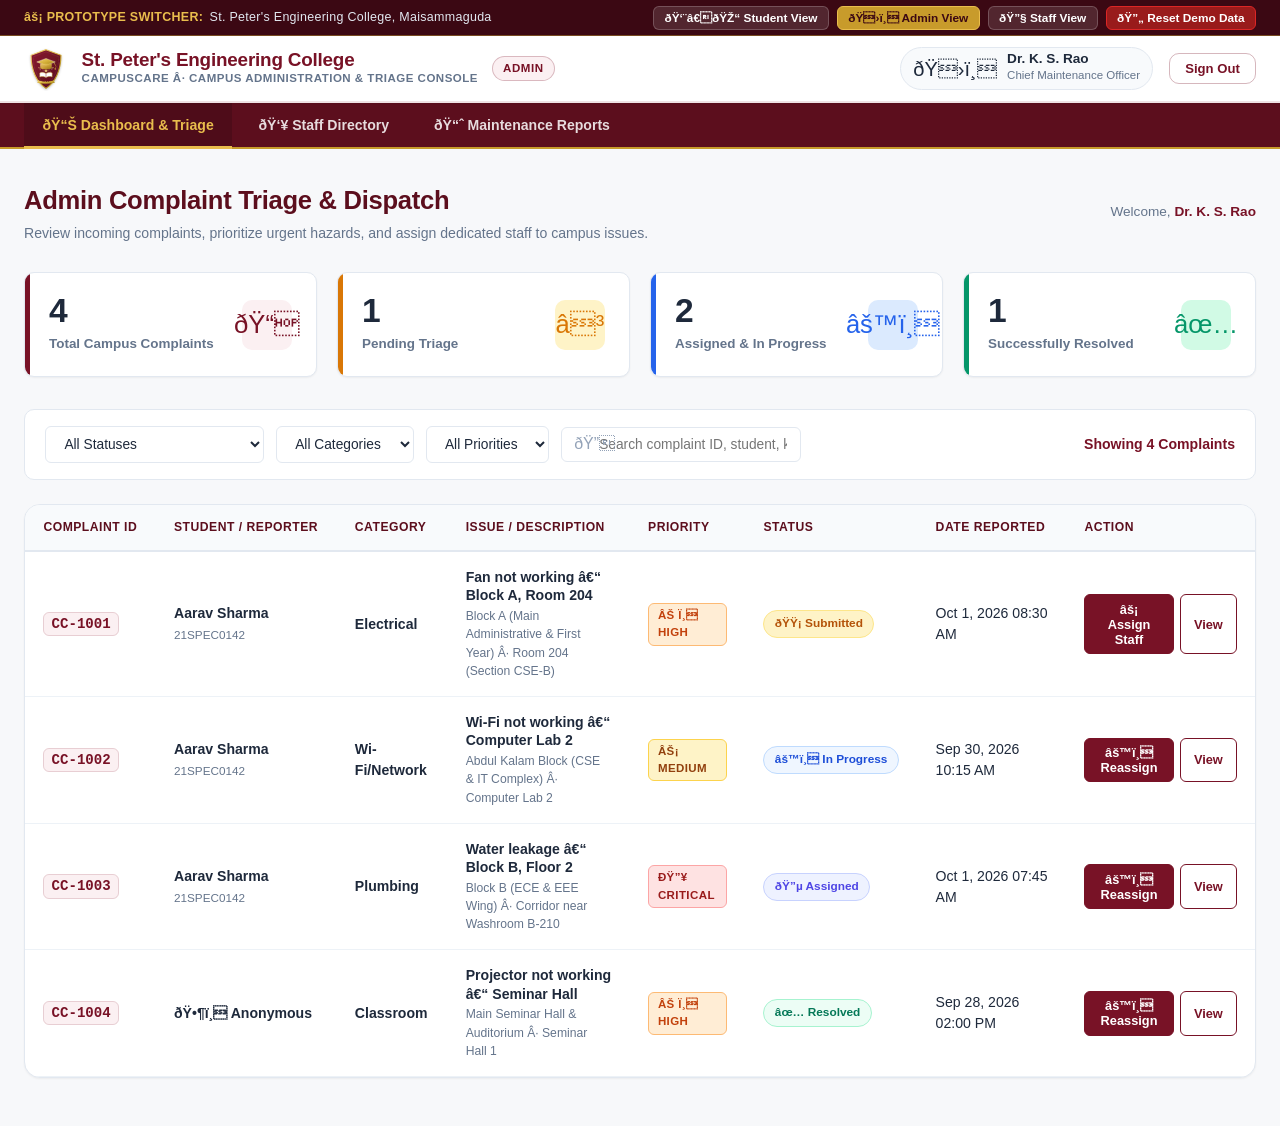
<file: admin-dashboard.html>
﻿<!DOCTYPE html>
<html lang="en">
<head>
  <meta charset="UTF-8">
  <meta name="viewport" content="width=device-width, initial-scale=1.0">
  <title>Admin Console | CampusCare - St. Peter's Engineering College</title>
  
  <!-- CSS Stylesheets -->
    <style>
/* ========================================================
   CampusCare - Design Tokens & Variables
   St. Peter's Engineering College Maroon & White Theme
   ======================================================== */

:root {
  /* Brand Palette - St. Peter's Maroon / Burgundy */
  --color-maroon-darker: #4A0B17;
  --color-maroon-dark:   #5C0E1D;
  --color-maroon:        #781226;  /* Primary College Maroon */
  --color-maroon-light:  #941931;
  --color-maroon-subtle: #FBF0F2;
  --color-maroon-glow:   rgba(120, 18, 38, 0.18);

  /* Accent - Academic Gold */
  --color-gold:          #C89B2B;
  --color-gold-light:    #E9BD4D;
  --color-gold-soft:     #FFF8E7;
  --color-gold-dark:     #9A7318;

  /* Neutrals */
  --color-white:         #FFFFFF;
  --color-bg-page:       #F7F8FA;
  --color-surface:       #FFFFFF;
  --color-border:        #E2E8F0;
  --color-border-hover:  #CBD5E1;
  
  /* Text */
  --color-text-main:     #1E293B;
  --color-text-muted:    #64748B;
  --color-text-light:    #94A3B8;
  --color-text-inverse:  #FFFFFF;

  /* Feedback Colors */
  --color-success:       #0F766E;
  --color-success-bg:    #E6FFFA;
  --color-danger:        #B91C1C;
  --color-danger-bg:     #FEF2F2;
  --color-warning:       #B45309;
  --color-warning-bg:    #FFFBEB;
  --color-info:          #1D4ED8;
  --color-info-bg:       #EFF6FF;

  /* Typography */
  --font-family-base:    'Segoe UI', -apple-system, BlinkMacSystemFont, Roboto, Helvetica, Arial, sans-serif;
  --font-family-serif:   'Georgia', 'Times New Roman', serif;

  /* Shadows */
  --shadow-sm:  0 1px 2px 0 rgba(0, 0, 0, 0.05);
  --shadow-md:  0 4px 6px -1px rgba(0, 0, 0, 0.08), 0 2px 4px -2px rgba(0, 0, 0, 0.05);
  --shadow-lg:  0 10px 25px -3px rgba(120, 18, 38, 0.08), 0 4px 10px -4px rgba(0, 0, 0, 0.04);
  --shadow-xl:  0 20px 40px -5px rgba(92, 14, 29, 0.12), 0 8px 16px -6px rgba(0, 0, 0, 0.06);

  /* Border Radii */
  --radius-sm:  6px;
  --radius-md:  10px;
  --radius-lg:  16px;
  --radius-full: 9999px;

  /* Transitions */
  --transition-fast: 0.15s ease;
  --transition-base: 0.25s cubic-bezier(0.4, 0, 0.2, 1);
  --transition-slow: 0.4s ease;
}


/* ========================================================
   CampusCare - Global Base Styles & Layout
   St. Peter's Engineering College
   ======================================================== */

* {
  margin: 0;
  padding: 0;
  box-sizing: border-box;
}

html, body {
  min-height: 100vh;
  font-family: var(--font-family-base);
  color: var(--color-text-main);
  background-color: var(--color-bg-page);
  line-height: 1.5;
  -webkit-font-smoothing: antialiased;
}

body {
  display: flex;
  flex-direction: column;
}

/* College Top Strip */
.top-strip {
  background: var(--color-maroon-darker);
  color: rgba(255, 255, 255, 0.85);
  font-size: 0.8rem;
  padding: 0.4rem 1.5rem;
  border-bottom: 2px solid var(--color-gold);
}

.top-strip-container {
  max-width: 1200px;
  margin: 0 auto;
  display: flex;
  justify-content: space-between;
  align-items: center;
  flex-wrap: wrap;
  gap: 0.5rem;
}

.top-strip-badges {
  display: flex;
  align-items: center;
  gap: 1rem;
}

.top-strip-badge {
  display: inline-flex;
  align-items: center;
  gap: 0.35rem;
  color: var(--color-gold-light);
  font-weight: 600;
  letter-spacing: 0.5px;
}

.top-strip-contact {
  display: flex;
  gap: 1.25rem;
}

.top-strip-contact a {
  color: rgba(255, 255, 255, 0.85);
  text-decoration: none;
  transition: color var(--transition-fast);
}

.top-strip-contact a:hover {
  color: var(--color-white);
  text-decoration: underline;
}

/* Main Institutional Header */
.main-header {
  background: var(--color-white);
  border-bottom: 1px solid var(--color-border);
  box-shadow: var(--shadow-sm);
  position: relative;
  z-index: 10;
}

.header-container {
  max-width: 1200px;
  margin: 0 auto;
  padding: 0.85rem 1.5rem;
  display: flex;
  align-items: center;
  justify-content: space-between;
  gap: 1rem;
}

.brand-wrapper {
  display: flex;
  align-items: center;
  gap: 1rem;
  text-decoration: none;
}

.college-logo-img {
  width: 58px;
  height: 58px;
  flex-shrink: 0;
  filter: drop-shadow(0 2px 4px rgba(92, 14, 29, 0.15));
}

.college-titles {
  display: flex;
  flex-direction: column;
}

.college-name {
  font-size: 1.28rem;
  font-weight: 800;
  color: var(--color-maroon);
  letter-spacing: 0.3px;
  line-height: 1.2;
  text-transform: uppercase;
  font-family: 'Segoe UI', Arial, sans-serif;
}

.college-affiliation {
  font-size: 0.76rem;
  color: var(--color-text-muted);
  font-weight: 600;
  letter-spacing: 0.2px;
  margin-top: 2px;
}

.system-title-badge {
  display: inline-flex;
  align-items: center;
  gap: 0.5rem;
  background: var(--color-maroon-subtle);
  border: 1px solid rgba(120, 18, 38, 0.15);
  padding: 0.4rem 0.85rem;
  border-radius: var(--radius-full);
}

.system-tag {
  background: var(--color-maroon);
  color: var(--color-white);
  font-size: 0.7rem;
  font-weight: 700;
  padding: 0.15rem 0.5rem;
  border-radius: var(--radius-full);
  letter-spacing: 0.5px;
}

.system-name {
  font-size: 0.88rem;
  font-weight: 700;
  color: var(--color-maroon-dark);
}

/* Page Content Main Container */
.page-main {
  flex: 1;
  display: flex;
  align-items: center;
  justify-content: center;
  padding: 2.5rem 1.5rem;
  position: relative;
}

/* College Institutional Background watermark/pattern */
.page-main::before {
  content: "";
  position: absolute;
  top: 0;
  left: 0;
  right: 0;
  bottom: 0;
  background: 
    radial-gradient(circle at 10% 20%, rgba(120, 18, 38, 0.04) 0%, transparent 40%),
    radial-gradient(circle at 90% 80%, rgba(200, 155, 43, 0.05) 0%, transparent 45%);
  pointer-events: none;
}

/* Footer */
.site-footer {
  background: var(--color-maroon-darker);
  color: rgba(255, 255, 255, 0.75);
  font-size: 0.82rem;
  padding: 1.5rem;
  margin-top: auto;
  border-top: 3px solid var(--color-gold);
}

.footer-container {
  max-width: 1200px;
  margin: 0 auto;
  display: flex;
  justify-content: space-between;
  align-items: center;
  flex-wrap: wrap;
  gap: 1rem;
}

.footer-links {
  display: flex;
  gap: 1.5rem;
}

.footer-links a {
  color: rgba(255, 255, 255, 0.85);
  text-decoration: none;
  transition: color var(--transition-fast);
}

.footer-links a:hover {
  color: var(--color-gold-light);
  text-decoration: underline;
}

/* Toast Notifications */
.toast-container {
  position: fixed;
  top: 1.5rem;
  right: 1.5rem;
  z-index: 9999;
  display: flex;
  flex-direction: column;
  gap: 0.75rem;
  pointer-events: none;
}

.toast {
  min-width: 300px;
  max-width: 420px;
  padding: 0.9rem 1.2rem;
  background: var(--color-white);
  border-radius: var(--radius-md);
  box-shadow: var(--shadow-xl);
  display: flex;
  align-items: center;
  gap: 0.75rem;
  font-size: 0.9rem;
  font-weight: 500;
  pointer-events: auto;
  animation: slideIn 0.3s cubic-bezier(0.16, 1, 0.3, 1) forwards;
  border-left: 5px solid;
}

.toast.toast-success {
  border-color: var(--color-success);
  color: var(--color-text-main);
}
.toast.toast-success .toast-icon {
  color: var(--color-success);
}

.toast.toast-error {
  border-color: var(--color-danger);
  color: var(--color-text-main);
}
.toast.toast-error .toast-icon {
  color: var(--color-danger);
}

.toast.toast-info {
  border-color: var(--color-maroon);
  color: var(--color-text-main);
}
.toast.toast-info .toast-icon {
  color: var(--color-maroon);
}

@keyframes slideIn {
  from {
    opacity: 0;
    transform: translateY(-15px) scale(0.96);
  }
  to {
    opacity: 1;
    transform: translateY(0) scale(1);
  }
}

@keyframes fadeOut {
  from {
    opacity: 1;
    transform: translateY(0);
  }
  to {
    opacity: 0;
    transform: translateY(-10px);
  }
}

/* Modal Styles for "Forgot Password" & Help */
.modal-overlay {
  position: fixed;
  top: 0;
  left: 0;
  right: 0;
  bottom: 0;
  background: rgba(15, 23, 42, 0.6);
  backdrop-filter: blur(4px);
  display: flex;
  align-items: center;
  justify-content: center;
  padding: 1.5rem;
  z-index: 1000;
  opacity: 0;
  visibility: hidden;
  transition: all var(--transition-base);
}

.modal-overlay.active {
  opacity: 1;
  visibility: visible;
}

.modal-box {
  background: var(--color-white);
  width: 100%;
  max-width: 480px;
  border-radius: var(--radius-lg);
  box-shadow: var(--shadow-xl);
  overflow: hidden;
  transform: scale(0.95);
  transition: transform var(--transition-base);
  border: 1px solid var(--color-border);
}

.modal-overlay.active .modal-box {
  transform: scale(1);
}

.modal-header {
  background: var(--color-maroon);
  color: var(--color-white);
  padding: 1.25rem 1.5rem;
  display: flex;
  align-items: center;
  justify-content: space-between;
}

.modal-header h3 {
  font-size: 1.15rem;
  font-weight: 700;
  display: flex;
  align-items: center;
  gap: 0.5rem;
}

.modal-close-btn {
  background: none;
  border: none;
  color: rgba(255, 255, 255, 0.8);
  font-size: 1.5rem;
  cursor: pointer;
  line-height: 1;
  padding: 0.25rem;
  border-radius: var(--radius-sm);
  transition: all var(--transition-fast);
}

.modal-close-btn:hover {
  color: var(--color-white);
  background: rgba(255, 255, 255, 0.15);
}

.modal-body {
  padding: 1.5rem;
  color: var(--color-text-main);
  font-size: 0.93rem;
  line-height: 1.6;
}

.modal-footer {
  padding: 1rem 1.5rem;
  background: var(--color-bg-page);
  border-top: 1px solid var(--color-border);
  display: flex;
  justify-content: flex-end;
  gap: 0.75rem;
}

/* Responsiveness */
@media (max-width: 768px) {
  .header-container {
    flex-direction: column;
    align-items: flex-start;
  }
  
  .top-strip-container, .footer-container {
    flex-direction: column;
    align-items: flex-start;
    gap: 0.35rem;
  }

  .college-name {
    font-size: 1.05rem;
  }

  .system-title-badge {
    align-self: flex-start;
  }
}


/* ========================================================
   CampusCare - Unified Dashboard Styles (Student / Admin / Staff)
   St. Peter's Engineering College, Maisammaguda
   ======================================================== */

/* Prototype Role Switcher Bar */
.demo-role-bar {
  background: #3B0813;
  color: #F8FAFC;
  padding: 0.35rem 1.5rem;
  font-size: 0.78rem;
  border-bottom: 1px solid rgba(212, 175, 55, 0.4);
}

.demo-role-container {
  max-width: 1300px;
  margin: 0 auto;
  display: flex;
  justify-content: space-between;
  align-items: center;
  flex-wrap: wrap;
  gap: 0.5rem;
}

.demo-label {
  display: flex;
  align-items: center;
  gap: 0.4rem;
  color: var(--color-gold-light);
  font-weight: 700;
  letter-spacing: 0.3px;
}

.demo-switch-group {
  display: flex;
  align-items: center;
  gap: 0.5rem;
  flex-wrap: wrap;
}

.demo-switch-btn {
  background: rgba(255, 255, 255, 0.12);
  border: 1px solid rgba(255, 255, 255, 0.2);
  color: #FFFFFF;
  padding: 0.25rem 0.65rem;
  border-radius: var(--radius-sm);
  font-size: 0.74rem;
  font-weight: 600;
  cursor: pointer;
  transition: all var(--transition-fast);
  text-decoration: none;
  display: inline-flex;
  align-items: center;
  gap: 0.3rem;
}

.demo-switch-btn:hover {
  background: rgba(255, 255, 255, 0.25);
  color: var(--color-gold-light);
}

.demo-switch-btn.active {
  background: var(--color-gold);
  color: #3B0813;
  font-weight: 700;
  border-color: var(--color-gold-light);
}

.btn-reset-data {
  background: #991B1B;
  color: #FFFFFF;
  border: 1px solid #DC2626;
  padding: 0.25rem 0.65rem;
  border-radius: var(--radius-sm);
  font-size: 0.74rem;
  font-weight: 600;
  cursor: pointer;
  transition: all var(--transition-fast);
  display: inline-flex;
  align-items: center;
  gap: 0.3rem;
}

.btn-reset-data:hover {
  background: #B91C1C;
}

/* Dashboard Top Navigation */
.dash-nav {
  background: var(--color-white);
  border-bottom: 2px solid rgba(120, 18, 38, 0.12);
  box-shadow: var(--shadow-sm);
  position: sticky;
  top: 0;
  z-index: 50;
}

.dash-nav-container {
  max-width: 1300px;
  margin: 0 auto;
  padding: 0.65rem 1.5rem;
  display: flex;
  align-items: center;
  justify-content: space-between;
  gap: 1.5rem;
}

.dash-brand {
  display: flex;
  align-items: center;
  gap: 0.85rem;
  text-decoration: none;
  color: inherit;
}

.dash-logo {
  width: 44px;
  height: 44px;
  flex-shrink: 0;
}

.dash-brand-text h2 {
  font-size: 1.18rem;
  font-weight: 800;
  color: var(--color-maroon);
  line-height: 1.1;
  letter-spacing: -0.2px;
}

.dash-brand-text p {
  font-size: 0.72rem;
  color: var(--color-text-muted);
  font-weight: 600;
  text-transform: uppercase;
  letter-spacing: 0.5px;
}

.role-pill {
  display: inline-flex;
  align-items: center;
  gap: 0.35rem;
  font-size: 0.72rem;
  font-weight: 800;
  padding: 0.2rem 0.65rem;
  border-radius: var(--radius-full);
  text-transform: uppercase;
  letter-spacing: 0.6px;
}

.role-pill-student {
  background: #EFF6FF;
  color: #1D4ED8;
  border: 1px solid #BFDBFE;
}

.role-pill-admin {
  background: var(--color-maroon-subtle);
  color: var(--color-maroon);
  border: 1px solid rgba(120, 18, 38, 0.25);
}

.role-pill-staff {
  background: #FFFBEB;
  color: #B45309;
  border: 1px solid #FDE68A;
}

/* User Session Profile in Nav */
.dash-user-section {
  display: flex;
  align-items: center;
  gap: 1rem;
}

.user-profile-badge {
  display: flex;
  align-items: center;
  gap: 0.65rem;
  padding: 0.3rem 0.75rem;
  background: #F8FAFC;
  border: 1px solid var(--color-border);
  border-radius: var(--radius-full);
}

.user-avatar {
  font-size: 1.25rem;
  line-height: 1;
}

.user-info {
  display: flex;
  flex-direction: column;
}

.user-name {
  font-size: 0.85rem;
  font-weight: 700;
  color: var(--color-text-main);
  line-height: 1.1;
}

.user-sub {
  font-size: 0.72rem;
  color: var(--color-text-muted);
}

.btn-signout {
  background: transparent;
  color: var(--color-maroon);
  border: 1px solid rgba(120, 18, 38, 0.3);
  padding: 0.45rem 0.95rem;
  border-radius: var(--radius-md);
  font-size: 0.82rem;
  font-weight: 700;
  cursor: pointer;
  display: inline-flex;
  align-items: center;
  gap: 0.4rem;
  transition: all var(--transition-fast);
}

.btn-signout:hover {
  background: var(--color-maroon);
  color: var(--color-white);
}

/* Sub-Navigation Tabs Bar */
.sub-nav {
  background: var(--color-maroon-dark);
  color: var(--color-white);
  padding: 0 1.5rem;
  box-shadow: inset 0 -2px 0 var(--color-gold);
}

.sub-nav-container {
  max-width: 1300px;
  margin: 0 auto;
  display: flex;
  gap: 0.5rem;
  overflow-x: auto;
}

.nav-tab-btn {
  background: transparent;
  color: rgba(255, 255, 255, 0.85);
  border: none;
  padding: 0.85rem 1.15rem;
  font-size: 0.88rem;
  font-weight: 600;
  cursor: pointer;
  display: inline-flex;
  align-items: center;
  gap: 0.45rem;
  border-bottom: 3px solid transparent;
  transition: all var(--transition-fast);
  white-space: nowrap;
}

.nav-tab-btn:hover {
  color: var(--color-white);
  background: rgba(255, 255, 255, 0.08);
}

.nav-tab-btn.active {
  color: var(--color-gold-light);
  border-bottom-color: var(--color-gold-light);
  font-weight: 700;
  background: rgba(0, 0, 0, 0.15);
}

/* Dashboard Body Container */
.dash-content {
  max-width: 1300px;
  margin: 0 auto;
  padding: 2rem 1.5rem 3rem 1.5rem;
  width: 100%;
}

/* Tab Views Container */
.tab-view {
  display: none;
}

.tab-view.active {
  display: block;
  animation: fadeIn 0.25s ease-out;
}

@keyframes fadeIn {
  from { opacity: 0; transform: translateY(6px); }
  to { opacity: 1; transform: translateY(0); }
}

/* Page Header & Actions Banner */
.dash-header-row {
  display: flex;
  justify-content: space-between;
  align-items: center;
  flex-wrap: wrap;
  gap: 1rem;
  margin-bottom: 1.75rem;
}

.dash-heading h1 {
  font-size: 1.6rem;
  font-weight: 800;
  color: var(--color-maroon-dark);
  letter-spacing: -0.3px;
}

.dash-heading p {
  color: var(--color-text-muted);
  font-size: 0.88rem;
  margin-top: 0.2rem;
}

/* Prominent Report Complaint Button */
.btn-primary-action {
  background: linear-gradient(135deg, var(--color-maroon) 0%, var(--color-maroon-dark) 100%);
  color: var(--color-white);
  border: 1px solid var(--color-gold);
  padding: 0.75rem 1.4rem;
  border-radius: var(--radius-md);
  font-size: 0.95rem;
  font-weight: 700;
  cursor: pointer;
  display: inline-flex;
  align-items: center;
  gap: 0.55rem;
  box-shadow: 0 4px 12px rgba(120, 18, 38, 0.28);
  transition: all var(--transition-fast);
}

.btn-primary-action:hover {
  background: linear-gradient(135deg, var(--color-maroon-light) 0%, var(--color-maroon) 100%);
  transform: translateY(-2px);
  box-shadow: 0 6px 16px rgba(120, 18, 38, 0.36);
  color: var(--color-gold-light);
}

/* Stat Cards Grid */
.stat-cards-grid {
  display: grid;
  grid-template-columns: repeat(auto-fit, minmax(220px, 1fr));
  gap: 1.25rem;
  margin-bottom: 2rem;
}

.stat-card {
  background: var(--color-white);
  border-radius: var(--radius-md);
  padding: 1.35rem 1.5rem;
  border: 1px solid var(--color-border);
  box-shadow: var(--shadow-sm);
  display: flex;
  align-items: center;
  justify-content: space-between;
  position: relative;
  overflow: hidden;
  transition: transform var(--transition-fast), box-shadow var(--transition-fast);
}

.stat-card:hover {
  transform: translateY(-3px);
  box-shadow: var(--shadow-md);
}

.stat-card::before {
  content: "";
  position: absolute;
  top: 0;
  left: 0;
  width: 5px;
  height: 100%;
}

.stat-card.card-total::before { background: var(--color-maroon); }
.stat-card.card-pending::before { background: #D97706; }
.stat-card.card-progress::before { background: #2563EB; }
.stat-card.card-resolved::before { background: #059669; }

.stat-info .stat-value {
  font-size: 2.1rem;
  font-weight: 800;
  color: var(--color-text-main);
  line-height: 1;
}

.stat-info .stat-label {
  font-size: 0.84rem;
  font-weight: 600;
  color: var(--color-text-muted);
  margin-top: 0.4rem;
}

.stat-icon-wrapper {
  width: 50px;
  height: 50px;
  border-radius: var(--radius-md);
  display: flex;
  align-items: center;
  justify-content: center;
  font-size: 1.6rem;
}

.card-total .stat-icon-wrapper { background: var(--color-maroon-subtle); color: var(--color-maroon); }
.card-pending .stat-icon-wrapper { background: #FEF3C7; color: #D97706; }
.card-progress .stat-icon-wrapper { background: #DBEAFE; color: #2563EB; }
.card-resolved .stat-icon-wrapper { background: #D1FAE5; color: #059669; }

/* Filter & Search Bar */
.filter-bar {
  background: var(--color-white);
  padding: 1rem 1.25rem;
  border-radius: var(--radius-md);
  border: 1px solid var(--color-border);
  margin-bottom: 1.5rem;
  display: flex;
  align-items: center;
  justify-content: space-between;
  flex-wrap: wrap;
  gap: 1rem;
}

.filter-controls {
  display: flex;
  align-items: center;
  gap: 0.75rem;
  flex-wrap: wrap;
}

.filter-select {
  padding: 0.55rem 0.9rem;
  font-size: 0.86rem;
  border: 1.5px solid var(--color-border);
  border-radius: var(--radius-sm);
  background: var(--color-white);
  color: var(--color-text-main);
  outline: none;
  font-weight: 500;
  cursor: pointer;
}

.filter-select:focus {
  border-color: var(--color-maroon);
}

.search-box {
  position: relative;
  display: flex;
  align-items: center;
  min-width: 240px;
}

.search-icon {
  position: absolute;
  left: 0.8rem;
  color: var(--color-text-light);
  pointer-events: none;
}

.search-input {
  width: 100%;
  padding: 0.55rem 0.85rem 0.55rem 2.3rem;
  font-size: 0.86rem;
  border: 1.5px solid var(--color-border);
  border-radius: var(--radius-sm);
  outline: none;
}

.search-input:focus {
  border-color: var(--color-maroon);
  box-shadow: 0 0 0 3px var(--color-maroon-glow);
}

/* Complaints Data Table */
.table-card {
  background: var(--color-white);
  border-radius: var(--radius-lg);
  border: 1px solid var(--color-border);
  box-shadow: var(--shadow-sm);
  overflow: hidden;
}

.table-responsive {
  width: 100%;
  overflow-x: auto;
}

.complaints-table {
  width: 100%;
  border-collapse: collapse;
  text-align: left;
  font-size: 0.88rem;
}

.complaints-table th {
  background: #F8FAFC;
  padding: 0.85rem 1.15rem;
  font-weight: 700;
  color: var(--color-maroon-dark);
  border-bottom: 2px solid var(--color-border);
  text-transform: uppercase;
  font-size: 0.76rem;
  letter-spacing: 0.5px;
  white-space: nowrap;
}

.complaints-table td {
  padding: 1rem 1.15rem;
  border-bottom: 1px solid #EDF2F7;
  color: var(--color-text-main);
  vertical-align: middle;
}

.complaints-table tbody tr {
  transition: background-color var(--transition-fast);
}

.complaints-table tbody tr:hover {
  background-color: #FAFAFC;
}

.complaint-id-link {
  font-family: monospace;
  font-weight: 700;
  color: var(--color-maroon);
  background: var(--color-maroon-subtle);
  padding: 0.2rem 0.45rem;
  border-radius: var(--radius-sm);
  border: 1px solid rgba(120, 18, 38, 0.15);
  cursor: pointer;
  text-decoration: none;
}

.complaint-id-link:hover {
  background: var(--color-maroon);
  color: var(--color-white);
}

.issue-cell {
  max-width: 280px;
}

.issue-title {
  font-weight: 700;
  color: var(--color-text-main);
  line-height: 1.3;
}

.issue-sub {
  font-size: 0.76rem;
  color: var(--color-text-muted);
  margin-top: 0.15rem;
}

/* Status Badges */
.badge-status {
  display: inline-flex;
  align-items: center;
  gap: 0.35rem;
  padding: 0.25rem 0.65rem;
  border-radius: var(--radius-full);
  font-size: 0.74rem;
  font-weight: 700;
  white-space: nowrap;
}

.status-submitted {
  background: #FEF3C7;
  color: #B45309;
  border: 1px solid #FDE68A;
}

.status-assigned {
  background: #EEF2FF;
  color: #4F46E5;
  border: 1px solid #C7D2FE;
}

.status-in-progress {
  background: #EFF6FF;
  color: #1D4ED8;
  border: 1px solid #BFDBFE;
}

.status-resolved {
  background: #ECFDF5;
  color: #047857;
  border: 1px solid #A7F3D0;
}

/* Priority Badges */
.badge-priority {
  display: inline-flex;
  align-items: center;
  padding: 0.2rem 0.55rem;
  border-radius: var(--radius-sm);
  font-size: 0.72rem;
  font-weight: 700;
  text-transform: uppercase;
  letter-spacing: 0.4px;
}

.priority-critical { background: #FEE2E2; color: #991B1B; border: 1px solid #FCA5A5; }
.priority-high     { background: #FFEDD5; color: #C2410C; border: 1px solid #FDBA74; }
.priority-medium   { background: #FEF3C7; color: #92400E; border: 1px solid #FCD34D; }
.priority-low      { background: #DCFCE7; color: #166534; border: 1px solid #86EFAC; }

/* Table Action Buttons */
.btn-action-view {
  background: var(--color-white);
  border: 1.5px solid var(--color-maroon);
  color: var(--color-maroon);
  padding: 0.4rem 0.8rem;
  border-radius: var(--radius-sm);
  font-size: 0.8rem;
  font-weight: 700;
  cursor: pointer;
  transition: all var(--transition-fast);
  display: inline-flex;
  align-items: center;
  gap: 0.35rem;
}

.btn-action-view:hover {
  background: var(--color-maroon);
  color: var(--color-white);
}

.btn-action-assign {
  background: var(--color-maroon);
  border: 1.5px solid var(--color-maroon);
  color: var(--color-white);
  padding: 0.4rem 0.85rem;
  border-radius: var(--radius-sm);
  font-size: 0.8rem;
  font-weight: 700;
  cursor: pointer;
  transition: all var(--transition-fast);
  display: inline-flex;
  align-items: center;
  gap: 0.35rem;
}

.btn-action-assign:hover {
  background: var(--color-maroon-dark);
}

/* ========================================================
   MODALS: Tracking Timeline, Report Form, Admin Assignment
   ======================================================== */

.modal-xl {
  max-width: 820px;
}

/* Visual Stepper / Progress Timeline */
.timeline-stepper {
  display: flex;
  justify-content: space-between;
  position: relative;
  margin: 1.5rem 0 2rem 0;
  padding: 0 1rem;
}

.timeline-stepper::before {
  content: "";
  position: absolute;
  top: 18px;
  left: 3rem;
  right: 3rem;
  height: 3px;
  background: #E2E8F0;
  z-index: 1;
}

.step-node {
  position: relative;
  z-index: 2;
  display: flex;
  flex-direction: column;
  align-items: center;
  text-align: center;
  width: 90px;
}

.step-circle {
  width: 36px;
  height: 36px;
  border-radius: 50%;
  background: #E2E8F0;
  color: var(--color-text-muted);
  display: flex;
  align-items: center;
  justify-content: center;
  font-weight: 800;
  font-size: 0.88rem;
  border: 3px solid var(--color-white);
  box-shadow: 0 2px 5px rgba(0, 0, 0, 0.1);
  transition: all var(--transition-base);
}

.step-node.completed .step-circle {
  background: #059669;
  color: var(--color-white);
}

.step-node.current .step-circle {
  background: var(--color-maroon);
  color: var(--color-white);
  box-shadow: 0 0 0 4px var(--color-maroon-glow);
}

.step-label {
  font-size: 0.76rem;
  font-weight: 700;
  margin-top: 0.5rem;
  color: var(--color-text-muted);
}

.step-node.completed .step-label,
.step-node.current .step-label {
  color: var(--color-maroon-dark);
}

/* Modal Content Grid */
.detail-grid {
  display: grid;
  grid-template-columns: 1.4fr 1fr;
  gap: 1.5rem;
}

@media (max-width: 768px) {
  .detail-grid {
    grid-template-columns: 1fr;
  }
}

.detail-section {
  background: #F8FAFC;
  padding: 1.25rem;
  border-radius: var(--radius-md);
  border: 1px solid var(--color-border);
  margin-bottom: 1.25rem;
}

.detail-section h4 {
  font-size: 0.88rem;
  font-weight: 700;
  color: var(--color-maroon);
  margin-bottom: 0.75rem;
  display: flex;
  align-items: center;
  gap: 0.4rem;
  text-transform: uppercase;
  letter-spacing: 0.4px;
}

.info-pair {
  display: flex;
  justify-content: space-between;
  margin-bottom: 0.5rem;
  font-size: 0.86rem;
}

.info-pair .key {
  color: var(--color-text-muted);
  font-weight: 500;
}

.info-pair .val {
  color: var(--color-text-main);
  font-weight: 600;
  text-align: right;
}

.evidence-thumb-grid {
  display: flex;
  gap: 0.75rem;
  flex-wrap: wrap;
  margin-top: 0.75rem;
}

.evidence-thumb {
  width: 90px;
  height: 90px;
  border-radius: var(--radius-sm);
  border: 1px solid var(--color-border);
  object-fit: cover;
  cursor: pointer;
  transition: transform var(--transition-fast);
}

.evidence-thumb:hover {
  transform: scale(1.05);
}

/* History Feed */
.history-feed {
  display: flex;
  flex-direction: column;
  gap: 0.85rem;
  margin-top: 0.5rem;
}

.history-item {
  position: relative;
  padding-left: 1.25rem;
  border-left: 2px solid var(--color-border);
}

.history-item::before {
  content: "";
  position: absolute;
  left: -5px;
  top: 4px;
  width: 8px;
  height: 8px;
  border-radius: 50%;
  background: var(--color-maroon);
}

.history-header {
  font-size: 0.8rem;
  font-weight: 700;
  color: var(--color-text-main);
}

.history-time {
  font-size: 0.72rem;
  color: var(--color-text-muted);
}

.history-notes {
  font-size: 0.82rem;
  color: #475569;
  margin-top: 0.2rem;
}

/* Category Grid Picker */
.category-picker-grid {
  display: grid;
  grid-template-columns: repeat(auto-fill, minmax(110px, 1fr));
  gap: 0.6rem;
  margin-bottom: 1rem;
}

.category-option-btn {
  background: #F8FAFC;
  border: 1.5px solid var(--color-border);
  padding: 0.75rem 0.5rem;
  border-radius: var(--radius-md);
  cursor: pointer;
  text-align: center;
  display: flex;
  flex-direction: column;
  align-items: center;
  gap: 0.35rem;
  font-size: 0.8rem;
  font-weight: 600;
  color: var(--color-text-main);
  transition: all var(--transition-fast);
}

.category-option-btn .cat-icon {
  font-size: 1.35rem;
}

.category-option-btn:hover {
  border-color: var(--color-maroon);
  background: var(--color-maroon-subtle);
  color: var(--color-maroon);
}

.category-option-btn.selected {
  background: var(--color-maroon);
  border-color: var(--color-maroon);
  color: var(--color-white);
  box-shadow: 0 4px 10px rgba(120, 18, 38, 0.28);
}

/* Upload Dropzone */
.upload-dropzone {
  border: 2px dashed #CBD5E1;
  padding: 1.25rem;
  border-radius: var(--radius-md);
  text-align: center;
  background: #F8FAFC;
  cursor: pointer;
  transition: all var(--transition-fast);
  margin-top: 0.4rem;
}

.upload-dropzone:hover {
  border-color: var(--color-maroon);
  background: var(--color-maroon-subtle);
}

.dropzone-icon {
  font-size: 1.8rem;
  color: var(--color-maroon);
}

.dropzone-text {
  font-size: 0.84rem;
  font-weight: 600;
  color: var(--color-text-main);
  margin-top: 0.35rem;
}

.dropzone-sub {
  font-size: 0.74rem;
  color: var(--color-text-muted);
}

/* Toggle Switch Component */
.toggle-switch-wrapper {
  display: flex;
  align-items: center;
  justify-content: space-between;
  padding: 0.85rem 1rem;
  background: #F8FAFC;
  border: 1px solid var(--color-border);
  border-radius: var(--radius-md);
  margin: 1.25rem 0;
}

.toggle-switch {
  position: relative;
  display: inline-block;
  width: 44px;
  height: 24px;
}

.toggle-switch input {
  opacity: 0;
  width: 0;
  height: 0;
}

.slider {
  position: absolute;
  cursor: pointer;
  top: 0;
  left: 0;
  right: 0;
  bottom: 0;
  background-color: #CBD5E1;
  transition: 0.3s;
  border-radius: 24px;
}

.slider:before {
  position: absolute;
  content: "";
  height: 18px;
  width: 18px;
  left: 3px;
  bottom: 3px;
  background-color: white;
  transition: 0.3s;
  border-radius: 50%;
}

input:checked + .slider {
  background-color: var(--color-maroon);
}

input:checked + .slider:before {
  transform: translateX(20px);
}

/* Responsive adjustments */
@media (max-width: 900px) {
  .dash-nav-container {
    flex-direction: column;
    align-items: flex-start;
    gap: 0.75rem;
  }
  .dash-user-section {
    width: 100%;
    justify-content: space-between;
  }
}

  </style>
</head>
<body>

  <!-- Prototype Demo Role Switcher Bar -->
  <div class="demo-role-bar">
    <div class="demo-role-container">
      <div class="demo-label">
        <span>âš¡ PROTOTYPE SWITCHER:</span>
        <span style="font-weight: 500; color: #E2E8F0;">St. Peter's Engineering College, Maisammaguda</span>
      </div>
      <div class="demo-switch-group">
        <button type="button" class="demo-switch-btn" data-role="student">ðŸ‘¨â€ðŸŽ“ Student View</button>
        <button type="button" class="demo-switch-btn active" data-role="admin">ðŸ›ï¸ Admin View</button>
        <button type="button" class="demo-switch-btn" data-role="staff">ðŸ”§ Staff View</button>
        <button type="button" class="btn-reset-data" id="btnResetDemoData" title="Reset all complaints back to sample demo state">
          ðŸ”„ Reset Demo Data
        </button>
      </div>
    </div>
  </div>

  <!-- Dashboard Top Navbar -->
  <nav class="dash-nav">
    <div class="dash-nav-container">
      <a href="admin-dashboard.html" class="dash-brand">
        <div class="dash-logo"><svg xmlns="http://www.w3.org/2000/svg" viewBox="0 0 200 200" width="100%" height="100%">
  <defs>
    <linearGradient id="maroonGrad" x1="0%" y1="0%" x2="100%" y2="100%">
      <stop offset="0%" stop-color="#8B1A31" />
      <stop offset="100%" stop-color="#540C1A" />
    </linearGradient>
    <linearGradient id="goldGrad" x1="0%" y1="0%" x2="100%" y2="100%">
      <stop offset="0%" stop-color="#F3D179" />
      <stop offset="50%" stop-color="#D4AF37" />
      <stop offset="100%" stop-color="#997A15" />
    </linearGradient>
    <filter id="shadow" x="-10%" y="-10%" width="130%" height="130%">
      <feDropShadow dx="0" dy="4" stdDeviation="4" flood-opacity="0.25" flood-color="#000000"/>
    </filter>
  </defs>

  <!-- Outer Shield Badge -->
  <path d="M100 12 L168 38 C168 108 140 162 100 188 C60 162 32 108 32 38 Z" 
        fill="url(#maroonGrad)" 
        stroke="url(#goldGrad)" 
        stroke-width="5" 
        filter="url(#shadow)" />

  <!-- Inner Shield Inset -->
  <path d="M100 22 L158 45 C158 102 134 150 100 174 C66 150 42 102 42 45 Z" 
        fill="none" 
        stroke="rgba(255, 255, 255, 0.25)" 
        stroke-width="2" 
        stroke-dasharray="3,3" />

  <!-- Academic Torch / Key / Gear motif -->
  <!-- Gear / Cog behind torch representing Engineering -->
  <g transform="translate(100, 95) scale(0.65)" opacity="0.25" stroke="#FFFFFF" fill="none" stroke-width="4">
    <circle r="42" stroke-dasharray="14,14" stroke-width="8"/>
    <circle r="26"/>
  </g>

  <!-- Open Book representing Learning -->
  <path d="M72 118 C82 114 94 116 100 122 C106 116 118 114 128 118 L128 136 C118 132 106 134 100 140 C94 134 82 132 72 136 Z" 
        fill="#FFFFFF" 
        stroke="url(#goldGrad)" 
        stroke-width="2" />
  <line x1="100" y1="122" x2="100" y2="140" stroke="#7A1228" stroke-width="2"/>

  <!-- Academic Mortarboard (Cap) -->
  <polygon points="100,52 142,68 100,84 58,68" fill="url(#goldGrad)" stroke="#FFFFFF" stroke-width="1.5" />
  <path d="M74 76 L74 96 C74 104 126 104 126 96 L126 76" fill="url(#goldGrad)" opacity="0.9" />
  <path d="M136 71 L146 88 L142 98" fill="none" stroke="url(#goldGrad)" stroke-width="2.5" stroke-linecap="round"/>
  <circle cx="142" cy="100" r="3" fill="#D4AF37"/>

  <!-- Star accents -->
  <polygon points="100,100 102,106 108,106 103,110 105,116 100,112 95,116 97,110 92,106 98,106" fill="#F3D179"/>
  <polygon points="68,90 69,93 72,93 70,95 71,98 68,96 65,98 66,95 64,93 67,93" fill="#F3D179" opacity="0.8"/>
  <polygon points="132,90 133,93 136,93 134,95 135,98 132,96 129,98 130,95 128,93 131,93" fill="#F3D179" opacity="0.8"/>

  <!-- Banner at bottom: SPEC -->
  <path d="M60 162 Q100 172 140 162 L136 152 Q100 160 64 152 Z" fill="url(#goldGrad)" />
  <text x="100" y="161" font-family="'Segoe UI', Roboto, sans-serif" font-size="9" font-weight="900" fill="#540C1A" text-anchor="middle" letter-spacing="2">SPEC</text>
</svg>
</div>
        <div class="dash-brand-text">
          <h2>St. Peter's Engineering College</h2>
          <p>CampusCare Â· Campus Administration & Triage Console</p>
        </div>
        <span class="role-pill role-pill-admin">Admin</span>
      </a>

      <div class="dash-user-section">
        <div class="user-profile-badge">
          <span class="user-avatar">ðŸ›ï¸</span>
          <div class="user-info">
            <span class="user-name" id="adminNavName">Dr. K. S. Rao</span>
            <span class="user-sub">Chief Maintenance Officer</span>
          </div>
        </div>
        <button class="btn-signout" onclick="AuthService.logout()">
          <span>Sign Out</span>
        </button>
      </div>
    </div>
  </nav>

  <!-- Sub Navigation Bar -->
  <div class="sub-nav">
    <div class="sub-nav-container">
      <button class="nav-tab-btn active" data-tab="view-dashboard">
        ðŸ“Š Dashboard & Triage
      </button>
      <button class="nav-tab-btn" data-tab="view-staff-directory">
        ðŸ‘¥ Staff Directory
      </button>
      <button class="nav-tab-btn" data-tab="view-reports">
        ðŸ“ˆ Maintenance Reports
      </button>
    </div>
  </div>

  <!-- Main Content Area -->
  <main class="dash-content">

    <!-- ==========================================
         TAB 1: ADMIN DASHBOARD & TRIAGE TABLE
         ========================================== -->
    <div id="view-dashboard" class="tab-view active">
      <div class="dash-header-row">
        <div class="dash-heading">
          <h1>Admin Complaint Triage & Dispatch</h1>
          <p>Review incoming complaints, prioritize urgent hazards, and assign dedicated staff to campus issues.</p>
        </div>
        <div style="font-size: 0.85rem; color: #64748B;">
          Welcome, <strong style="color: var(--color-maroon);" id="adminWelcomeName">Dr. K. S. Rao</strong>
        </div>
      </div>

      <!-- Stat Cards -->
      <div class="stat-cards-grid">
        <div class="stat-card card-total">
          <div class="stat-info">
            <div class="stat-value" id="adminStatTotal">0</div>
            <div class="stat-label">Total Campus Complaints</div>
          </div>
          <div class="stat-icon-wrapper">ðŸ“</div>
        </div>

        <div class="stat-card card-pending">
          <div class="stat-info">
            <div class="stat-value" id="adminStatPending">0</div>
            <div class="stat-label">Pending Triage</div>
          </div>
          <div class="stat-icon-wrapper">â³</div>
        </div>

        <div class="stat-card card-progress">
          <div class="stat-info">
            <div class="stat-value" id="adminStatProgress">0</div>
            <div class="stat-label">Assigned & In Progress</div>
          </div>
          <div class="stat-icon-wrapper">âš™ï¸</div>
        </div>

        <div class="stat-card card-resolved">
          <div class="stat-info">
            <div class="stat-value" id="adminStatResolved">0</div>
            <div class="stat-label">Successfully Resolved</div>
          </div>
          <div class="stat-icon-wrapper">âœ…</div>
        </div>
      </div>

      <!-- Filter Row -->
      <div class="filter-bar">
        <div class="filter-controls">
          <select id="adminStatusFilter" class="filter-select">
            <option value="ALL">All Statuses</option>
            <option value="Submitted">Pending Triage (Submitted)</option>
            <option value="Assigned">Assigned to Staff</option>
            <option value="In Progress">In Progress</option>
            <option value="Resolved">Resolved</option>
          </select>

          <select id="adminCategoryFilter" class="filter-select">
            <option value="ALL">All Categories</option>
            <option value="Electrical">Electrical</option>
            <option value="Plumbing">Plumbing</option>
            <option value="Wi-Fi/Network">Wi-Fi/Network</option>
            <option value="Classroom">Classroom</option>
            <option value="Laboratory">Laboratory</option>
            <option value="Cleanliness">Cleanliness</option>
            <option value="Other">Other</option>
          </select>

          <select id="adminPriorityFilter" class="filter-select">
            <option value="ALL">All Priorities</option>
            <option value="Critical">Critical</option>
            <option value="High">High</option>
            <option value="Medium">Medium</option>
            <option value="Low">Low</option>
          </select>

          <div class="search-box">
            <span class="search-icon">ðŸ”</span>
            <input type="text" id="adminSearchInput" class="search-input" placeholder="Search complaint ID, student, keyword...">
          </div>
        </div>

        <div id="adminTableCount" style="font-weight: 700; color: var(--color-maroon); font-size: 0.88rem;">
          0 Complaints
        </div>
      </div>

      <!-- Complaints Table -->
      <div class="table-card">
        <div class="table-responsive">
          <table class="complaints-table">
            <thead>
              <tr>
                <th>Complaint ID</th>
                <th>Student / Reporter</th>
                <th>Category</th>
                <th>Issue / Description</th>
                <th>Priority</th>
                <th>Status</th>
                <th>Date Reported</th>
                <th>Action</th>
              </tr>
            </thead>
            <tbody id="adminComplaintsBody">
              <!-- Populated dynamically by admin.js -->
            </tbody>
          </table>
        </div>
      </div>
    </div>

    <!-- ==========================================
         TAB 2: STAFF DIRECTORY VIEW
         ========================================== -->
    <div id="view-staff-directory" class="tab-view">
      <div class="dash-heading" style="margin-bottom: 1.5rem;">
        <h1>Campus Maintenance Staff Directory</h1>
        <p>Available on-campus technicians, electricians, plumbers, and network support engineers.</p>
      </div>

      <div id="staffDirectoryGrid" style="display: grid; grid-template-columns: repeat(auto-fit, minmax(280px, 1fr)); gap: 1.5rem;">
        <!-- Populated dynamically -->
      </div>
    </div>

    <!-- ==========================================
         TAB 3: REPORTS & ANALYTICS VIEW
         ========================================== -->
    <div id="view-reports" class="tab-view">
      <div class="dash-heading" style="margin-bottom: 1.5rem;">
        <h1>Maintenance Analytics & SLA Reports</h1>
        <p>Campus-wide breakdown of complaint volume, resolution metrics, and category health.</p>
      </div>

      <div style="display: grid; grid-template-columns: 1fr 1fr; gap: 1.5rem;">
        <!-- Card 1: Overview & Resolution SLA -->
        <div style="background: white; border-radius: var(--radius-lg); border: 1px solid var(--color-border); padding: 1.75rem; box-shadow: var(--shadow-sm);">
          <h3 style="font-size: 1.15rem; font-weight: 700; color: var(--color-maroon-dark); margin-bottom: 1rem;">
            ðŸ† Performance & Turnaround
          </h3>

          <div style="display: grid; grid-template-columns: 1fr 1fr; gap: 1rem; margin-bottom: 1.5rem;">
            <div style="background: var(--color-maroon-subtle); padding: 1rem; border-radius: 8px; text-align: center;">
              <div style="font-size: 1.8rem; font-weight: 800; color: var(--color-maroon);" id="reportMetricTotal">0</div>
              <div style="font-size: 0.76rem; color: #64748B; font-weight: 600;">Total Lodged This Semester</div>
            </div>
            <div style="background: #ECFDF5; padding: 1rem; border-radius: 8px; text-align: center;">
              <div style="font-size: 1.8rem; font-weight: 800; color: #047857;" id="reportMetricRate">0%</div>
              <div style="font-size: 0.76rem; color: #065F46; font-weight: 600;">Resolution Completion Rate</div>
            </div>
          </div>

          <h4 style="font-size: 0.9rem; font-weight: 700; color: #334155; margin-bottom: 0.75rem;">
            Distribution by Severity / Priority
          </h4>
          <div id="reportPriorityBreakdown"></div>
        </div>

        <!-- Card 2: Category Breakdown -->
        <div style="background: white; border-radius: var(--radius-lg); border: 1px solid var(--color-border); padding: 1.75rem; box-shadow: var(--shadow-sm);">
          <h3 style="font-size: 1.15rem; font-weight: 700; color: var(--color-maroon-dark); margin-bottom: 1rem;">
            ðŸ“Š Complaint Volume by Category
          </h3>
          <div id="reportCategoryBreakdown"></div>
        </div>
      </div>
    </div>

  </main>

  <!-- ==========================================
       MODAL 1: ADMIN ASSIGN STAFF & UPDATE MODAL
       ========================================== -->
  <div id="adminAssignModal" class="modal-overlay" role="dialog" aria-modal="true">
    <div class="modal-box modal-xl">
      <div class="modal-header">
        <h3>
          <span>âš™ï¸</span> Assign Staff & Triage Complaint
        </h3>
        <button type="button" id="closeAssignModal" class="modal-close-btn">&times;</button>
      </div>

      <form id="adminAssignForm">
        <div class="modal-body" style="max-height: 75vh; overflow-y: auto;">
          
          <!-- Complaint Summary Banner -->
          <div style="background: #F8FAFC; padding: 1.15rem; border-radius: var(--radius-md); border: 1px solid var(--color-border); margin-bottom: 1.25rem;">
            <div style="display: flex; justify-content: space-between; align-items: center; margin-bottom: 0.4rem;">
              <span id="assignModalComplaintId" class="complaint-id-link">CC-1001</span>
              <span id="assignModalStudent" style="font-weight: 600; font-size: 0.85rem; color: #475569;"></span>
            </div>
            <h4 id="assignModalTitle" style="color: var(--color-maroon-dark); font-size: 1.15rem; margin-bottom: 0.35rem;"></h4>
            <div id="assignModalLocation" style="font-size: 0.82rem; color: #64748B;"></div>
            
            <div style="margin-top: 0.65rem; font-size: 0.86rem; color: #334155; line-height: 1.5; background: white; padding: 0.75rem; border-radius: 6px; border: 1px solid #E2E8F0;">
              <p id="assignModalDescription"></p>
            </div>

            <!-- Evidence Preview -->
            <div id="assignModalEvidence"></div>
          </div>

          <!-- Assignment Form Controls -->
          <div style="display: grid; grid-template-columns: 1fr 1fr; gap: 1rem; margin-bottom: 1.25rem;">
            <div>
              <label class="form-label" for="assignModalPriority">Assign Priority Level <span style="color: #DC2626;">*</span></label>
              <select id="assignModalPriority" class="form-control" required>
                <option value="Critical">ðŸ”¥ Critical - Immediate safety / hazard</option>
                <option value="High">âš ï¸ High - Essential academic disruption</option>
                <option value="Medium">âš¡ Medium - Standard repairs</option>
                <option value="Low">ðŸŸ¢ Low - Routine maintenance</option>
              </select>
            </div>

            <div>
              <label class="form-label" for="assignModalStaff">Assign Dedicated Staff Member <span style="color: #DC2626;">*</span></label>
              <select id="assignModalStaff" class="form-control" required>
                <!-- Populated dynamically with staff roster -->
              </select>
            </div>
          </div>

          <div class="form-group">
            <label class="form-label" for="assignModalNotes">Admin Triage / Dispatch Notes (Optional)</label>
            <textarea id="assignModalNotes" class="form-control" rows="2" placeholder="e.g., Procure spare capacitor from lab inventory; isolate power prior to inspection..."></textarea>
          </div>

        </div>

        <div class="modal-footer">
          <button type="button" id="cancelAssignBtn" style="background: #E2E8F0; color: #334155; border: none; padding: 0.65rem 1.25rem; border-radius: var(--radius-sm); font-weight: 600; cursor: pointer;">
            Cancel
          </button>
          <button type="submit" class="btn-primary-action" style="padding: 0.65rem 1.5rem;">
            <span>Confirm & Dispatch to Staff</span> âž”
          </button>
        </div>
      </form>
    </div>
  </div>

  <!-- ==========================================
       MODAL 2: DETAILED TRACKING MODAL WITH TIMELINE
       ========================================== -->
  <div id="trackingModal" class="modal-overlay" role="dialog" aria-modal="true">
    <div class="modal-box modal-xl">
      <div class="modal-header">
        <h3>
          <span>ðŸ“‹</span> Complaint Lifecycle & Live Tracking
        </h3>
        <button type="button" onclick="DashCommon.closeTrackingModal()" class="modal-close-btn">&times;</button>
      </div>

      <div class="modal-body" style="max-height: 80vh; overflow-y: auto;">
        
        <!-- Header Info -->
        <div style="display: flex; justify-content: space-between; align-items: flex-start; flex-wrap: wrap; gap: 0.75rem; margin-bottom: 1rem;">
          <div>
            <div style="display: flex; align-items: center; gap: 0.65rem;">
              <span id="trackModalId" class="complaint-id-link" style="font-size: 1.1rem; padding: 0.3rem 0.6rem;">CC-1001</span>
              <span id="trackModalStatusBadge"></span>
              <span id="trackModalPriorityBadge"></span>
            </div>
            <h3 id="trackModalTitle" style="color: var(--color-maroon-dark); margin-top: 0.4rem; font-size: 1.25rem;">
              Issue Title
            </h3>
          </div>
        </div>

        <!-- 4-Step Visual Stepper -->
        <div class="timeline-stepper" id="trackStepper"></div>

        <!-- Detail Grid (2 Columns) -->
        <div class="detail-grid">
          <!-- Left Column -->
          <div>
            <div class="detail-section">
              <h4>ðŸ“ Issue Location & Overview</h4>
              <div class="info-pair">
                <span class="key">Category:</span>
                <span class="val" id="trackCategory">Electrical</span>
              </div>
              <div class="info-pair">
                <span class="key">Location:</span>
                <span class="val" id="trackLocation">Block A, Room 204</span>
              </div>
              <div class="info-pair">
                <span class="key">Reported By:</span>
                <span class="val" id="trackReportedBy">Aarav Sharma</span>
              </div>
              <div class="info-pair">
                <span class="key">Reported Date:</span>
                <span class="val" id="trackReportedDate">Oct 1, 2026</span>
              </div>
              <div style="margin-top: 0.75rem; font-size: 0.88rem; color: #334155; line-height: 1.5; background: #FFFFFF; padding: 0.75rem; border-radius: 6px; border: 1px solid #E2E8F0;">
                <strong style="color: var(--color-maroon-dark);">Detailed Description:</strong>
                <p id="trackDescription" style="margin-top: 0.25rem;"></p>
              </div>
            </div>

            <div class="detail-section">
              <h4>ðŸ“· Uploaded Evidence</h4>
              <div id="trackEvidenceBox"></div>
            </div>
          </div>

          <!-- Right Column -->
          <div>
            <div class="detail-section">
              <h4>ðŸ”§ Assigned Maintenance Staff</h4>
              <div id="trackStaffInfo"></div>
            </div>

            <div id="trackResolutionSection" class="detail-section" style="display: none; background: #F0FDF4; border-color: #BBF7D0;"></div>

            <div class="detail-section">
              <h4>ðŸ“œ Lifecycle History Feed</h4>
              <div class="history-feed" id="trackHistoryFeed"></div>
            </div>
          </div>
        </div>

      </div>

      <div class="modal-footer">
        <button type="button" onclick="DashCommon.closeTrackingModal()" style="background: var(--color-maroon); color: white; border: none; padding: 0.6rem 1.5rem; border-radius: var(--radius-sm); font-weight: 700; cursor: pointer;">
          Close Tracking View
        </button>
      </div>
    </div>
  </div>

  <!-- Toast Notification Container -->
  <div id="toastContainer" class="toast-container" aria-live="polite"></div>

  <!-- Scripts -->
    <script>
/**
 * CampusCare - Central Mock Data Store & Storage Service
 * St. Peter's Engineering College, Maisammaguda
 * 
 * Provides mock users, staff roster, departments, categories,
 * locations, and initial seed complaints with full timeline history.
 */

const CAMPUS_CARE_MOCK = {
  // Pre-configured users for prototype demonstration
  users: [
    {
      id: "21SPEC0142",
      role: "student",
      name: "Aarav Sharma",
      email: "student@stpeters.edu.in",
      password: "student123",
      department: "Computer Science & Engineering",
      year: "3rd Year B.Tech",
      phone: "+91 98765 43210",
      hostelOrDay: "Day Scholar (Route 14 Bus)",
      avatar: "ðŸ‘¨â€ðŸŽ“"
    },
    {
      id: "admin",
      role: "admin",
      name: "Dr. K. S. Rao",
      email: "admin@stpeters.edu.in",
      password: "admin123",
      department: "Campus Works & Administration",
      designation: "Chief Maintenance Officer",
      phone: "+91 98765 11111",
      avatar: "ðŸ›ï¸"
    },
    {
      id: "staff_elec",
      role: "staff",
      name: "M. Ramesh",
      email: "staff@stpeters.edu.in",
      password: "staff123",
      department: "Electrical & Lighting",
      designation: "Senior Campus Electrician",
      specialization: "Electrical & Power Systems",
      phone: "+91 98765 22222",
      avatar: "âš¡"
    }
  ],

  // Full Maintenance Staff Directory for Admin Assignment
  staffDirectory: [
    {
      id: "staff_elec",
      name: "M. Ramesh",
      category: "Electrical",
      designation: "Senior Electrician",
      email: "staff@stpeters.edu.in",
      phone: "+91 98765 22222",
      avatar: "âš¡",
      activeTasks: 1
    },
    {
      id: "staff_plumb",
      name: "K. Narayana",
      category: "Plumbing",
      designation: "Water Supply & Plumbing Specialist",
      email: "plumbing@stpeters.edu.in",
      phone: "+91 98765 33333",
      avatar: "ðŸš°",
      activeTasks: 1
    },
    {
      id: "staff_net",
      name: "S. Suresh",
      category: "Wi-Fi/Network",
      designation: "Campus Network & IT Technician",
      email: "network@stpeters.edu.in",
      phone: "+91 98765 44444",
      avatar: "ðŸ“¶",
      activeTasks: 1
    },
    {
      id: "staff_civil",
      name: "V. Anand",
      category: "Classroom",
      designation: "Civil & Carpentry Maintenance",
      email: "civil@stpeters.edu.in",
      phone: "+91 98765 55555",
      avatar: "ðŸª‘",
      activeTasks: 0
    },
    {
      id: "staff_sanitation",
      name: "Lakshmi Bai",
      category: "Cleanliness",
      designation: "Housekeeping & Sanitation Supervisor",
      email: "housekeeping@stpeters.edu.in",
      phone: "+91 98765 66666",
      avatar: "ðŸ§¹",
      activeTasks: 0
    }
  ],

  // Complaint Categories
  categories: [
    { id: "Electrical", name: "Electrical", icon: "âš¡" },
    { id: "Plumbing", name: "Plumbing", icon: "ðŸš°" },
    { id: "Wi-Fi/Network", name: "Wi-Fi/Network", icon: "ðŸ“¶" },
    { id: "Classroom", name: "Classroom", icon: "ðŸ«" },
    { id: "Laboratory", name: "Laboratory", icon: "ðŸ”¬" },
    { id: "Cleanliness", name: "Cleanliness", icon: "ðŸ§¹" },
    { id: "Other", name: "Other", icon: "ðŸ“‹" }
  ],

  // College Buildings & Blocks
  buildings: [
    "Block A (Main Administrative & First Year)",
    "Block B (ECE & EEE Wing)",
    "Abdul Kalam Block (CSE & IT Complex)",
    "Visvesvaraya Block (Mechanical & Civil)",
    "Central Library & Digital Knowledge Hub",
    "Main Seminar Hall & Auditorium",
    "Campus Cafeteria & Food Court",
    "Boys Hostel Block A",
    "Girls Hostel Block B"
  ],

  floors: ["Ground Floor", "1st Floor", "2nd Floor", "3rd Floor", "4th Floor"],

  // Priority Levels
  priorities: ["Low", "Medium", "High", "Critical"],

  // Realistic Initial Seed Complaints matching college scenario
  seedComplaints: [
    {
      id: "CC-1001",
      studentId: "21SPEC0142",
      studentName: "Aarav Sharma",
      isAnonymous: false,
      category: "Electrical",
      title: "Fan not working â€“ Block A, Room 204",
      description: "Ceiling fan #2 in Room 204 makes grinding noise and suddenly stopped working during morning lecture. Needs regulator or motor capacitor check.",
      building: "Block A (Main Administrative & First Year)",
      floor: "2nd Floor",
      room: "Room 204 (Section CSE-B)",
      priority: "High",
      status: "Submitted", // Submitted | Assigned | In Progress | Resolved
      assignedTo: null,
      assignedStaffName: null,
      reportedAt: "2026-10-01T08:30:00Z",
      updatedAt: "2026-10-01T08:30:00Z",
      evidence: {
        photo: "https://images.unsplash.com/photo-1581092160607-ee22621dd758?auto=format&fit=crop&w=400&q=80",
        photoName: "room_204_fan_issue.jpg",
        video: null,
        audio: null
      },
      resolution: null,
      timeline: [
        {
          status: "Submitted",
          title: "Complaint Lodged",
          timestamp: "2026-10-01T08:30:00Z",
          actor: "Aarav Sharma (Student)",
          notes: "Complaint registered in CampusCare portal with high priority flag."
        }
      ]
    },
    {
      id: "CC-1002",
      studentId: "21SPEC0142",
      studentName: "Aarav Sharma",
      isAnonymous: false,
      category: "Wi-Fi/Network",
      title: "Wi-Fi not working â€“ Computer Lab 2",
      description: "SPEC-Campus Wi-Fi access point in Lab 2 keeps disconnecting every 5 minutes. Students unable to access cloud lab environments.",
      building: "Abdul Kalam Block (CSE & IT Complex)",
      floor: "1st Floor",
      room: "Computer Lab 2",
      priority: "Medium",
      status: "In Progress",
      assignedTo: "staff_net",
      assignedStaffName: "S. Suresh (IT Technician)",
      reportedAt: "2026-09-30T10:15:00Z",
      updatedAt: "2026-10-01T09:00:00Z",
      evidence: {
        photo: "https://images.unsplash.com/photo-1544197150-b99a580bb7a8?auto=format&fit=crop&w=400&q=80",
        photoName: "lab_router_blinking_red.jpg",
        video: null,
        audio: null
      },
      resolution: null,
      timeline: [
        {
          status: "Submitted",
          title: "Complaint Lodged",
          timestamp: "2026-09-30T10:15:00Z",
          actor: "Aarav Sharma (Student)",
          notes: "Reported Wi-Fi connection drops in Computer Lab 2."
        },
        {
          status: "Assigned",
          title: "Assigned to Network Team",
          timestamp: "2026-09-30T11:45:00Z",
          actor: "Dr. K. S. Rao (Admin)",
          notes: "Assigned to IT technician Suresh for AP reboot and switch port inspection."
        },
        {
          status: "In Progress",
          title: "Diagnostic In Progress",
          timestamp: "2026-10-01T09:00:00Z",
          actor: "S. Suresh (IT Technician)",
          notes: "Inspected network switch; firmware patch and cable re-crimping currently underway."
        }
      ]
    },
    {
      id: "CC-1003",
      studentId: "21SPEC0142",
      studentName: "Aarav Sharma",
      isAnonymous: false,
      category: "Plumbing",
      title: "Water leakage â€“ Block B, Floor 2",
      description: "Severe water pipe leakage near washroom entrance in Block B 2nd floor corridor creating slippery hazard for students.",
      building: "Block B (ECE & EEE Wing)",
      floor: "2nd Floor",
      room: "Corridor near Washroom B-210",
      priority: "Critical",
      status: "Assigned",
      assignedTo: "staff_plumb",
      assignedStaffName: "K. Narayana (Plumbing)",
      reportedAt: "2026-10-01T07:45:00Z",
      updatedAt: "2026-10-01T08:15:00Z",
      evidence: {
        photo: "https://images.unsplash.com/photo-1584622650111-993a426fbf0a?auto=format&fit=crop&w=400&q=80",
        photoName: "washroom_leakage.jpg",
        video: null,
        audio: null
      },
      resolution: null,
      timeline: [
        {
          status: "Submitted",
          title: "Complaint Lodged",
          timestamp: "2026-10-01T07:45:00Z",
          actor: "Aarav Sharma (Student)",
          notes: "Urgent leakage reported."
        },
        {
          status: "Assigned",
          title: "Assigned to Plumbing Wing",
          timestamp: "2026-10-01T08:15:00Z",
          actor: "Dr. K. S. Rao (Admin)",
          notes: "Critical priority set. Assigned to Narayana. Main valve isolation requested."
        }
      ]
    },
    {
      id: "CC-1004",
      studentId: "21SPEC0142",
      studentName: "Aarav Sharma",
      isAnonymous: true,
      category: "Classroom",
      title: "Projector not working â€“ Seminar Hall",
      description: "Ceiling projector HDMI port damaged and lamp warning light turns orange after 2 minutes. Department seminar scheduled for tomorrow.",
      building: "Main Seminar Hall & Auditorium",
      floor: "Ground Floor",
      room: "Seminar Hall 1",
      priority: "High",
      status: "Resolved",
      assignedTo: "staff_civil",
      assignedStaffName: "V. Anand (Civil & Maintenance)",
      reportedAt: "2026-09-28T14:00:00Z",
      updatedAt: "2026-09-29T16:30:00Z",
      evidence: {
        photo: "https://images.unsplash.com/photo-1517604931442-7e0c8ed2963c?auto=format&fit=crop&w=400&q=80",
        photoName: "projector_fault.jpg",
        video: null,
        audio: null
      },
      resolution: {
        resolvedBy: "V. Anand (Civil & Maintenance)",
        resolvedAt: "2026-09-29T16:30:00Z",
        notes: "Replaced faulty HDMI splitter and installed new OEM projector bulb. Screen test and audio output verified with laptop input.",
        completionPhoto: "https://images.unsplash.com/photo-1492684223066-81342ee5ff30?auto=format&fit=crop&w=400&q=80"
      },
      timeline: [
        {
          status: "Submitted",
          title: "Complaint Lodged (Anonymous)",
          timestamp: "2026-09-28T14:00:00Z",
          actor: "Anonymous Student",
          notes: "Issue reported anonymously."
        },
        {
          status: "Assigned",
          title: "Assigned to Maintenance",
          timestamp: "2026-09-28T15:30:00Z",
          actor: "Dr. K. S. Rao (Admin)",
          notes: "Assigned for urgent projector bulb and port replacement."
        },
        {
          status: "In Progress",
          title: "Hardware Replacement",
          timestamp: "2026-09-29T11:00:00Z",
          actor: "V. Anand",
          notes: "Procured spare lamp unit from AV inventory."
        },
        {
          status: "Resolved",
          title: "Work Completed & Tested",
          timestamp: "2026-09-29T16:30:00Z",
          actor: "V. Anand",
          notes: "Installed new bulb, HDMI cable secured, tested for 30 minutes. Operational."
        }
      ]
    }
  ]
};

// Storage Service Wrapper
const StorageService = {
  COMPLAINTS_KEY: "campuscare_complaints_v1",
  ID_COUNTER_KEY: "campuscare_id_counter",

  /**
   * Initializes local storage with seed data if not present
   */
  init() {
    try {
      if (typeof localStorage === "undefined") return;
      if (!localStorage.getItem(this.COMPLAINTS_KEY)) {
        this.resetToDefaults();
      }
    } catch (e) {
      console.warn("LocalStorage unavailable:", e);
    }
  },

  /**
   * Resets all complaints back to the initial sample state
   */
  resetToDefaults() {
    try {
      localStorage.setItem(this.COMPLAINTS_KEY, JSON.stringify(CAMPUS_CARE_MOCK.seedComplaints));
      localStorage.setItem(this.ID_COUNTER_KEY, "1005");
      return true;
    } catch (e) {
      console.error("Failed to reset demo data:", e);
      return false;
    }
  },

  /**
   * Gets all complaints from localStorage
   * @returns {Array}
   */
  getComplaints() {
    try {
      this.init();
      const raw = localStorage.getItem(this.COMPLAINTS_KEY);
      return raw ? JSON.parse(raw) : CAMPUS_CARE_MOCK.seedComplaints;
    } catch (e) {
      return CAMPUS_CARE_MOCK.seedComplaints;
    }
  },

  /**
   * Saves updated complaints list
   * @param {Array} list
   */
  saveComplaints(list) {
    try {
      localStorage.setItem(this.COMPLAINTS_KEY, JSON.stringify(list));
    } catch (e) {
      console.error("Failed to save complaints:", e);
    }
  },

  /**
   * Adds a new complaint and generates sequential CC-100X ID
   * @param {object} complaintData
   * @returns {object} Newly created complaint
   */
  addComplaint(complaintData) {
    const list = this.getComplaints();
    let nextNum = 1005;
    try {
      const storedNum = localStorage.getItem(this.ID_COUNTER_KEY);
      if (storedNum) nextNum = parseInt(storedNum, 10);
    } catch (e) {}

    const newId = `CC-${nextNum}`;
    localStorage.setItem(this.ID_COUNTER_KEY, String(nextNum + 1));

    const now = new Date().toISOString();
    const newRecord = {
      id: newId,
      studentId: complaintData.studentId || "21SPEC0142",
      studentName: complaintData.isAnonymous ? "Anonymous Student" : (complaintData.studentName || "Aarav Sharma"),
      isAnonymous: !!complaintData.isAnonymous,
      category: complaintData.category || "General",
      title: complaintData.title,
      description: complaintData.description,
      building: complaintData.building,
      floor: complaintData.floor,
      room: complaintData.room,
      priority: complaintData.priority || "Medium",
      status: "Submitted",
      assignedTo: null,
      assignedStaffName: null,
      reportedAt: now,
      updatedAt: now,
      evidence: complaintData.evidence || { photo: null, photoName: null, video: null, audio: null },
      resolution: null,
      timeline: [
        {
          status: "Submitted",
          title: complaintData.isAnonymous ? "Complaint Lodged (Anonymous)" : "Complaint Lodged",
          timestamp: now,
          actor: complaintData.isAnonymous ? "Anonymous Student" : (complaintData.studentName || "Student"),
          notes: "Complaint registered in CampusCare portal. Pending admin triage."
        }
      ]
    };

    list.unshift(newRecord);
    this.saveComplaints(list);
    return newRecord;
  },

  /**
   * Updates an existing complaint
   * @param {string} id
   * @param {object} updates
   * @returns {object|null}
   */
  updateComplaint(id, updates) {
    const list = this.getComplaints();
    const index = list.findIndex(c => c.id === id);
    if (index === -1) return null;

    const current = list[index];
    const updated = {
      ...current,
      ...updates,
      updatedAt: new Date().toISOString()
    };

    list[index] = updated;
    this.saveComplaints(list);
    return updated;
  },

  /**
   * Assigns complaint to staff by Admin
   */
  assignComplaint(id, staffId, staffName, priority, adminNotes) {
    const complaint = this.getComplaints().find(c => c.id === id);
    if (!complaint) return null;

    const now = new Date().toISOString();
    const newTimeline = [...complaint.timeline, {
      status: "Assigned",
      title: `Assigned to ${staffName}`,
      timestamp: now,
      actor: "Dr. K. S. Rao (Admin)",
      notes: adminNotes || `Assigned to ${staffName}. Priority updated to ${priority}.`
    }];

    return this.updateComplaint(id, {
      status: "Assigned",
      assignedTo: staffId,
      assignedStaffName: staffName,
      priority: priority || complaint.priority,
      adminNotes: adminNotes || null,
      timeline: newTimeline
    });
  },

  /**
   * Updates progress by Staff
   */
  startStaffWork(id, staffName, progressNote) {
    const complaint = this.getComplaints().find(c => c.id === id);
    if (!complaint) return null;

    const now = new Date().toISOString();
    const newTimeline = [...complaint.timeline, {
      status: "In Progress",
      title: "Work Commenced by Staff",
      timestamp: now,
      actor: staffName,
      notes: progressNote || "Staff has inspected the site and initiated maintenance repairs."
    }];

    return this.updateComplaint(id, {
      status: "In Progress",
      timeline: newTimeline
    });
  },

  /**
   * Resolves complaint by Staff
   */
  resolveComplaint(id, staffName, resolutionNotes, completionPhoto) {
    const complaint = this.getComplaints().find(c => c.id === id);
    if (!complaint) return null;

    const now = new Date().toISOString();
    const newTimeline = [...complaint.timeline, {
      status: "Resolved",
      title: "Maintenance Completed & Verified",
      timestamp: now,
      actor: staffName,
      notes: resolutionNotes || "Maintenance work completed successfully."
    }];

    return this.updateComplaint(id, {
      status: "Resolved",
      resolution: {
        resolvedBy: staffName,
        resolvedAt: now,
        notes: resolutionNotes,
        completionPhoto: completionPhoto || "https://images.unsplash.com/photo-1581092335397-9583fe92d232?auto=format&fit=crop&w=400&q=80"
      },
      timeline: newTimeline
    });
  },

  /**
   * Returns staff directory list
   */
  getStaffMembers() {
    return CAMPUS_CARE_MOCK.staffDirectory;
  }
};

// Initialize on load
StorageService.init();

// Export for browser and node
if (typeof window !== "undefined") {
  window.CAMPUS_CARE_MOCK = CAMPUS_CARE_MOCK;
  window.StorageService = StorageService;
}
if (typeof module !== "undefined" && module.exports) {
  module.exports = { CAMPUS_CARE_MOCK, StorageService };
}

  </script>
  <script>
/**
 * CampusCare - Authentication & Role Session Management
 * St. Peter's Engineering College, Maisammaguda
 */

const AuthService = {
  SESSION_KEY: "campuscare_current_user",

  /**
   * Attempts to log in a user with the provided credentials and selected role
   * @param {string} identifier - Roll number, email, or username
   * @param {string} password - Password
   * @param {string} role - 'student' | 'admin' | 'staff'
   * @returns {{ success: boolean, message: string, user?: object, redirectUrl?: string }}
   */
  login(identifier, password, role) {
    const cleanId = (identifier || "").trim().toLowerCase();
    const cleanPass = (password || "").trim();

    if (!cleanId || !cleanPass) {
      return {
        success: false,
        message: "Please enter both your ID/Email and Password."
      };
    }

    // Locate matching user in mock store
    const user = CAMPUS_CARE_MOCK.users.find(u => {
      const idMatch = u.id.toLowerCase() === cleanId || u.email.toLowerCase() === cleanId;
      const roleMatch = u.role === role;
      return idMatch && roleMatch;
    });

    if (!user) {
      const roleName = role.toUpperCase();
      return {
        success: false,
        message: `No ${roleName} account found with "${identifier}". Try the Quick Demo buttons below.`
      };
    }

    if (user.password !== cleanPass) {
      return {
        success: false,
        message: "Incorrect password. Please try again."
      };
    }

    // Successful login - persist session
    const sessionUser = {
      id: user.id,
      name: user.name,
      email: user.email,
      role: user.role,
      department: user.department,
      year: user.year || null,
      hostelOrDay: user.hostelOrDay || null,
      specialization: user.specialization || null,
      designation: user.designation || null,
      avatar: user.avatar,
      loginTime: new Date().toISOString()
    };

    try {
      sessionStorage.setItem(this.SESSION_KEY, JSON.stringify(sessionUser));
      localStorage.setItem(this.SESSION_KEY, JSON.stringify(sessionUser));
    } catch (e) {}

    let redirectUrl = "student-dashboard.html";
    if (user.role === "admin") {
      redirectUrl = "admin-dashboard.html";
    } else if (user.role === "staff") {
      redirectUrl = "staff-dashboard.html";
    }

    return {
      success: true,
      message: `Welcome back, ${user.name}!`,
      user: sessionUser,
      redirectUrl: redirectUrl
    };
  },

  /**
   * Retrieves currently logged in user
   * @returns {object|null}
   */
  getCurrentUser() {
    try {
      const sessionStr = sessionStorage.getItem(this.SESSION_KEY) || localStorage.getItem(this.SESSION_KEY);
      if (!sessionStr) return null;
      return JSON.parse(sessionStr);
    } catch (e) {
      return null;
    }
  },

  /**
   * Quick role switch for demo presentation
   * @param {string} targetRole - 'student' | 'admin' | 'staff'
   */
  switchRole(targetRole) {
    const user = CAMPUS_CARE_MOCK.users.find(u => u.role === targetRole);
    if (user) {
      const sessionUser = {
        id: user.id,
        name: user.name,
        email: user.email,
        role: user.role,
        department: user.department,
        year: user.year || null,
        hostelOrDay: user.hostelOrDay || null,
        specialization: user.specialization || null,
        designation: user.designation || null,
        avatar: user.avatar,
        loginTime: new Date().toISOString()
      };
      try {
        sessionStorage.setItem(this.SESSION_KEY, JSON.stringify(sessionUser));
        localStorage.setItem(this.SESSION_KEY, JSON.stringify(sessionUser));
      } catch (e) {}
    }

    if (targetRole === "admin") {
      window.location.href = "admin-dashboard.html";
    } else if (targetRole === "staff") {
      window.location.href = "staff-dashboard.html";
    } else {
      window.location.href = "student-dashboard.html";
    }
  },

  /**
   * Logs out user and redirects to login screen
   */
  logout() {
    try {
      sessionStorage.removeItem(this.SESSION_KEY);
      localStorage.removeItem(this.SESSION_KEY);
    } catch (e) {}
    window.location.href = "index.html";
  },

  /**
   * Checks if user is authenticated with proper role
   * If not, automatically signs in mock user for that role or redirects
   * @param {string} requiredRole
   */
  requireAuth(requiredRole) {
    let user = this.getCurrentUser();
    if (!user || (requiredRole && user.role !== requiredRole)) {
      // For effortless prototype browsing, auto-login the default user for this page's role
      const defaultUser = CAMPUS_CARE_MOCK.users.find(u => u.role === requiredRole);
      if (defaultUser) {
        user = {
          id: defaultUser.id,
          name: defaultUser.name,
          email: defaultUser.email,
          role: defaultUser.role,
          department: defaultUser.department,
          year: defaultUser.year || null,
          hostelOrDay: defaultUser.hostelOrDay || null,
          specialization: defaultUser.specialization || null,
          designation: defaultUser.designation || null,
          avatar: defaultUser.avatar,
          loginTime: new Date().toISOString()
        };
        try {
          sessionStorage.setItem(this.SESSION_KEY, JSON.stringify(user));
          localStorage.setItem(this.SESSION_KEY, JSON.stringify(user));
        } catch (e) {}
      } else {
        window.location.href = "index.html";
        return null;
      }
    }
    return user;
  }
};

// Exports
if (typeof window !== "undefined") {
  window.AuthService = AuthService;
}
if (typeof module !== "undefined" && module.exports) {
  module.exports = AuthService;
}

  </script>
  <script>
/**
 * CampusCare - Dashboard Common Utilities & Shared Components
 * St. Peter's Engineering College, Maisammaguda
 */

const DashCommon = {
  /**
   * Initializes demo bar events across all dashboards
   * @param {string} currentRole - 'student' | 'admin' | 'staff'
   */
  initDemoBar(currentRole) {
    // Reset Data Button
    const resetBtn = document.getElementById("btnResetDemoData");
    if (resetBtn) {
      resetBtn.addEventListener("click", () => {
        if (confirm("Reset all complaints and demo data to original sample state?")) {
          StorageService.resetToDefaults();
          this.showToast("Demo data successfully reset to initial state!", "success");
          setTimeout(() => window.location.reload(), 600);
        }
      });
    }

    // Role Switch Buttons
    const switchBtns = document.querySelectorAll(".demo-switch-btn");
    switchBtns.forEach(btn => {
      btn.addEventListener("click", (e) => {
        const targetRole = btn.getAttribute("data-role");
        if (targetRole && targetRole !== currentRole) {
          e.preventDefault();
          AuthService.switchRole(targetRole);
        }
      });
    });
  },

  /**
   * Formats ISO date to readable string
   */
  formatDate(isoStr) {
    if (!isoStr) return "N/A";
    const d = new Date(isoStr);
    return d.toLocaleDateString("en-US", {
      month: "short",
      day: "numeric",
      year: "numeric"
    }) + " " + d.toLocaleTimeString("en-US", { hour: "2-digit", minute: "2-digit" });
  },

  /**
   * Returns HTML for status badge
   */
  getStatusBadge(status) {
    switch ((status || "").toLowerCase()) {
      case "submitted":
        return `<span class="badge-status status-submitted">ðŸŸ¡ Submitted</span>`;
      case "assigned":
        return `<span class="badge-status status-assigned">ðŸ”µ Assigned</span>`;
      case "in progress":
        return `<span class="badge-status status-in-progress">âš™ï¸ In Progress</span>`;
      case "resolved":
        return `<span class="badge-status status-resolved">âœ… Resolved</span>`;
      default:
        return `<span class="badge-status">${status}</span>`;
    }
  },

  /**
   * Returns HTML for priority badge
   */
  getPriorityBadge(priority) {
    switch ((priority || "").toLowerCase()) {
      case "critical":
        return `<span class="badge-priority priority-critical">ðŸ”¥ Critical</span>`;
      case "high":
        return `<span class="badge-priority priority-high">âš ï¸ High</span>`;
      case "medium":
        return `<span class="badge-priority priority-medium">âš¡ Medium</span>`;
      case "low":
        return `<span class="badge-priority priority-low">ðŸŸ¢ Low</span>`;
      default:
        return `<span class="badge-priority">${priority}</span>`;
    }
  },

  /**
   * Opens the comprehensive complaint tracking modal with visual timeline
   * @param {string} complaintId
   */
  openTrackingModal(complaintId) {
    const complaint = StorageService.getComplaints().find(c => c.id === complaintId);
    if (!complaint) {
      alert("Complaint not found.");
      return;
    }

    const modal = document.getElementById("trackingModal");
    if (!modal) return;

    // Stepper determination
    const status = complaint.status;
    let step1Class = "completed";
    let step2Class = "";
    let step3Class = "";
    let step4Class = "";

    if (status === "Assigned") {
      step2Class = "current";
    } else if (status === "In Progress") {
      step2Class = "completed";
      step3Class = "current";
    } else if (status === "Resolved") {
      step2Class = "completed";
      step3Class = "completed";
      step4Class = "completed";
    } else {
      step1Class = "current";
    }

    // Populate Modal Content
    document.getElementById("trackModalId").textContent = complaint.id;
    document.getElementById("trackModalTitle").textContent = complaint.title;
    document.getElementById("trackModalStatusBadge").innerHTML = this.getStatusBadge(complaint.status);
    document.getElementById("trackModalPriorityBadge").innerHTML = this.getPriorityBadge(complaint.priority);
    
    // Stepper HTML
    const stepperContainer = document.getElementById("trackStepper");
    stepperContainer.innerHTML = `
      <div class="step-node ${step1Class}">
        <div class="step-circle">${step1Class === 'completed' ? 'âœ“' : '1'}</div>
        <div class="step-label">Submitted</div>
      </div>
      <div class="step-node ${step2Class}">
        <div class="step-circle">${step2Class === 'completed' ? 'âœ“' : '2'}</div>
        <div class="step-label">Assigned</div>
      </div>
      <div class="step-node ${step3Class}">
        <div class="step-circle">${step3Class === 'completed' ? 'âœ“' : '3'}</div>
        <div class="step-label">In Progress</div>
      </div>
      <div class="step-node ${step4Class}">
        <div class="step-circle">${step4Class === 'completed' ? 'âœ“' : '4'}</div>
        <div class="step-label">Resolved</div>
      </div>
    `;

    // Overview pairs
    document.getElementById("trackCategory").textContent = complaint.category;
    document.getElementById("trackLocation").textContent = `${complaint.building} - ${complaint.floor}, ${complaint.room}`;
    document.getElementById("trackReportedBy").textContent = complaint.isAnonymous ? "Anonymous Student ðŸ•¶ï¸" : complaint.studentName;
    document.getElementById("trackReportedDate").textContent = this.formatDate(complaint.reportedAt);
    document.getElementById("trackDescription").textContent = complaint.description;

    // Assigned Staff Section
    const staffBox = document.getElementById("trackStaffInfo");
    if (complaint.assignedStaffName) {
      staffBox.innerHTML = `
        <div style="display: flex; align-items: center; gap: 0.75rem; background: #FFFFFF; padding: 0.75rem; border-radius: 8px; border: 1px solid #E2E8F0;">
          <div style="font-size: 1.8rem;">ðŸ”§</div>
          <div>
            <div style="font-weight: 700; color: #1E293B;">${complaint.assignedStaffName}</div>
            <div style="font-size: 0.75rem; color: #64748B;">Campus Maintenance Wing</div>
          </div>
        </div>
      `;
    } else {
      staffBox.innerHTML = `<em style="color: #64748B; font-size: 0.85rem;">Pending assignment by Admin</em>`;
    }

    // Evidence Section
    const evidenceBox = document.getElementById("trackEvidenceBox");
    if (complaint.evidence && (complaint.evidence.photo || complaint.evidence.photoName)) {
      evidenceBox.innerHTML = `
        <div>
          <img src="${complaint.evidence.photo || 'https://images.unsplash.com/photo-1581092160607-ee22621dd758?auto=format&fit=crop&w=400&q=80'}" 
               alt="Report Evidence" 
               class="evidence-thumb" 
               onclick="window.open(this.src, '_blank')"
               title="Click to view full image"
          />
          <div style="font-size: 0.72rem; color: #64748B; margin-top: 4px;">ðŸ“· ${complaint.evidence.photoName || 'Attached Photo Evidence'}</div>
        </div>
      `;
    } else {
      evidenceBox.innerHTML = `<span style="font-size: 0.82rem; color: #64748B;">No photo evidence attached.</span>`;
    }

    // Resolution Section
    const resolutionSection = document.getElementById("trackResolutionSection");
    if (complaint.status === "Resolved" && complaint.resolution) {
      resolutionSection.style.display = "block";
      resolutionSection.innerHTML = `
        <h4>âœ… Resolution Report</h4>
        <div class="info-pair">
          <span class="key">Resolved By:</span>
          <span class="val">${complaint.resolution.resolvedBy || complaint.assignedStaffName || 'Maintenance Staff'}</span>
        </div>
        <div class="info-pair">
          <span class="key">Completed On:</span>
          <span class="val">${this.formatDate(complaint.resolution.resolvedAt)}</span>
        </div>
        <div style="margin-top: 0.5rem; font-size: 0.85rem; color: #1E293B; background: #ECFDF5; padding: 0.75rem; border-radius: 6px; border-left: 3px solid #059669;">
          <strong>Staff Notes:</strong> ${complaint.resolution.notes || 'Resolved and tested by maintenance crew.'}
        </div>
        ${complaint.resolution.completionPhoto ? `
          <div style="margin-top: 0.75rem;">
            <div style="font-size: 0.75rem; font-weight: 700; color: #047857; margin-bottom: 4px;">Completion Verification Photo:</div>
            <img src="${complaint.resolution.completionPhoto}" class="evidence-thumb" onclick="window.open(this.src, '_blank')" />
          </div>
        ` : ''}
      `;
    } else {
      resolutionSection.style.display = "none";
    }

    // Timeline History Feed
    const historyFeed = document.getElementById("trackHistoryFeed");
    const timelineEvents = complaint.timeline || [];
    historyFeed.innerHTML = timelineEvents.map(item => `
      <div class="history-item">
        <div class="history-header">${item.title}</div>
        <div class="history-time">${this.formatDate(item.timestamp)} Â· ${item.actor}</div>
        <div class="history-notes">${item.notes || ''}</div>
      </div>
    `).join("");

    modal.classList.add("active");
  },

  /**
   * Closes tracking modal
   */
  closeTrackingModal() {
    const modal = document.getElementById("trackingModal");
    if (modal) modal.classList.remove("active");
  },

  /**
   * Helper to show toast
   */
  showToast(message, type = "info") {
    let container = document.getElementById("toastContainer");
    if (!container) {
      container = document.createElement("div");
      container.id = "toastContainer";
      container.className = "toast-container";
      document.body.appendChild(container);
    }

    const toast = document.createElement("div");
    toast.className = `toast toast-${type}`;

    let iconSvg = "";
    if (type === "success") {
      iconSvg = `<svg class="toast-icon" width="20" height="20" viewBox="0 0 24 24" fill="none" stroke="currentColor" stroke-width="2.5"><polyline points="20 6 9 17 4 12"/></svg>`;
    } else if (type === "error") {
      iconSvg = `<svg class="toast-icon" width="20" height="20" viewBox="0 0 24 24" fill="none" stroke="currentColor" stroke-width="2.5"><circle cx="12" cy="12" r="10"/><line x1="15" y1="9" x2="9" y2="15"/><line x1="9" y1="9" x2="15" y2="15"/></svg>`;
    } else {
      iconSvg = `<svg class="toast-icon" width="20" height="20" viewBox="0 0 24 24" fill="none" stroke="currentColor" stroke-width="2.5"><circle cx="12" cy="12" r="10"/><line x1="12" y1="16" x2="12" y2="12"/><line x1="12" y1="8" x2="12.01" y2="8"/></svg>`;
    }

    toast.innerHTML = `${iconSvg}<span>${message}</span>`;
    container.appendChild(toast);

    setTimeout(() => {
      toast.style.animation = "fadeOut 0.3s forwards";
      setTimeout(() => toast.remove(), 300);
    }, 3500);
  }
};

// Bind ESC key to close modal
document.addEventListener("keydown", (e) => {
  if (e.key === "Escape") {
    DashCommon.closeTrackingModal();
    const otherModals = document.querySelectorAll(".modal-overlay.active");
    otherModals.forEach(m => m.classList.remove("active"));
  }
});

  </script>
  <script>
/**
 * CampusCare - Admin Console Controller
 * St. Peter's Engineering College, Maisammaguda
 */

document.addEventListener("DOMContentLoaded", () => {
  // 1. Authenticate Admin
  const admin = AuthService.requireAuth("admin");
  if (!admin) return;

  // 2. Initialize Demo Role Switcher
  DashCommon.initDemoBar("admin");

  // 3. User display elements
  document.getElementById("adminNavName").textContent = admin.name;
  document.getElementById("adminWelcomeName").textContent = admin.name;

  // 4. Tab Navigation
  const tabButtons = document.querySelectorAll(".nav-tab-btn");
  const tabViews = document.querySelectorAll(".tab-view");

  function switchTab(targetTabId) {
    tabButtons.forEach(btn => {
      const isTarget = btn.getAttribute("data-tab") === targetTabId;
      btn.classList.toggle("active", isTarget);
    });

    tabViews.forEach(view => {
      view.classList.toggle("active", view.id === targetTabId);
    });

    if (targetTabId === "view-dashboard" || targetTabId === "view-all-complaints") {
      renderComplaintsTable();
      renderStats();
    } else if (targetTabId === "view-staff-directory") {
      renderStaffDirectory();
    } else if (targetTabId === "view-reports") {
      renderReports();
    }
  }

  tabButtons.forEach(btn => {
    btn.addEventListener("click", () => {
      const tab = btn.getAttribute("data-tab");
      switchTab(tab);
    });
  });

  // 5. Render Metric Cards
  function renderStats() {
    const list = StorageService.getComplaints();
    const total = list.length;
    const pending = list.filter(c => c.status === "Submitted").length;
    const inProgress = list.filter(c => c.status === "Assigned" || c.status === "In Progress").length;
    const resolved = list.filter(c => c.status === "Resolved").length;

    document.getElementById("adminStatTotal").textContent = total;
    document.getElementById("adminStatPending").textContent = pending;
    document.getElementById("adminStatProgress").textContent = inProgress;
    document.getElementById("adminStatResolved").textContent = resolved;
  }

  // 6. Filter Controls & Complaints Table
  const statusFilter = document.getElementById("adminStatusFilter");
  const categoryFilter = document.getElementById("adminCategoryFilter");
  const priorityFilter = document.getElementById("adminPriorityFilter");
  const searchInput = document.getElementById("adminSearchInput");

  function renderComplaintsTable() {
    let list = StorageService.getComplaints();

    const selectedStatus = statusFilter.value;
    const selectedCategory = categoryFilter.value;
    const selectedPriority = priorityFilter.value;
    const query = (searchInput.value || "").trim().toLowerCase();

    if (selectedStatus !== "ALL") {
      list = list.filter(c => c.status.toLowerCase() === selectedStatus.toLowerCase());
    }

    if (selectedCategory !== "ALL") {
      list = list.filter(c => c.category === selectedCategory);
    }

    if (selectedPriority !== "ALL") {
      list = list.filter(c => c.priority.toLowerCase() === selectedPriority.toLowerCase());
    }

    if (query) {
      list = list.filter(c => 
        c.id.toLowerCase().includes(query) ||
        c.title.toLowerCase().includes(query) ||
        c.studentName.toLowerCase().includes(query) ||
        c.building.toLowerCase().includes(query) ||
        c.room.toLowerCase().includes(query)
      );
    }

    const tableBody = document.getElementById("adminComplaintsBody");
    const countLabel = document.getElementById("adminTableCount");
    countLabel.textContent = `Showing ${list.length} Complaints`;

    if (list.length === 0) {
      tableBody.innerHTML = `<tr><td colspan="8" style="text-align: center; color: #64748B; padding: 2.5rem;">No complaints found matching current filters.</td></tr>`;
      return;
    }

    tableBody.innerHTML = list.map(c => `
      <tr>
        <td>
          <a href="#" class="complaint-id-link" onclick="DashCommon.openTrackingModal('${c.id}'); return false;">${c.id}</a>
        </td>
        <td>
          <strong>${c.isAnonymous ? 'ðŸ•¶ï¸ Anonymous' : c.studentName}</strong>
          ${!c.isAnonymous ? `<br><small style="color: #64748B;">${c.studentId || ''}</small>` : ''}
        </td>
        <td>
          <span style="font-weight: 600;">${c.category}</span>
        </td>
        <td class="issue-cell">
          <div class="issue-title">${c.title}</div>
          <div class="issue-sub">${c.building} Â· ${c.room}</div>
        </td>
        <td>${DashCommon.getPriorityBadge(c.priority)}</td>
        <td>${DashCommon.getStatusBadge(c.status)}</td>
        <td>${DashCommon.formatDate(c.reportedAt)}</td>
        <td>
          <div style="display: flex; gap: 0.4rem;">
            <button class="btn-action-assign" onclick="openAssignModal('${c.id}')" title="Assign staff or update priority">
              ${c.assignedTo ? 'âš™ï¸ Reassign' : 'âš¡ Assign Staff'}
            </button>
            <button class="btn-action-view" onclick="DashCommon.openTrackingModal('${c.id}')" title="View details and timeline">
              View
            </button>
          </div>
        </td>
      </tr>
    `).join("");
  }

  if (statusFilter) statusFilter.addEventListener("change", renderComplaintsTable);
  if (categoryFilter) categoryFilter.addEventListener("change", renderComplaintsTable);
  if (priorityFilter) priorityFilter.addEventListener("change", renderComplaintsTable);
  if (searchInput) searchInput.addEventListener("input", renderComplaintsTable);

  // 7. Admin Assignment Modal
  const assignModal = document.getElementById("adminAssignModal");
  const closeAssignModalBtn = document.getElementById("closeAssignModal");
  const cancelAssignBtn = document.getElementById("cancelAssignBtn");
  const assignForm = document.getElementById("adminAssignForm");

  let activeAssignComplaintId = null;

  window.openAssignModal = function(complaintId) {
    const complaint = StorageService.getComplaints().find(c => c.id === complaintId);
    if (!complaint) return;

    activeAssignComplaintId = complaintId;

    document.getElementById("assignModalComplaintId").textContent = complaint.id;
    document.getElementById("assignModalTitle").textContent = complaint.title;
    document.getElementById("assignModalStudent").textContent = complaint.isAnonymous ? "Anonymous Student" : complaint.studentName;
    document.getElementById("assignModalLocation").textContent = `${complaint.building}, Floor: ${complaint.floor}, Room: ${complaint.room}`;
    document.getElementById("assignModalDescription").textContent = complaint.description;
    document.getElementById("assignModalPriority").value = complaint.priority;

    // Show Evidence preview in modal
    const evidenceBox = document.getElementById("assignModalEvidence");
    if (complaint.evidence && complaint.evidence.photo) {
      evidenceBox.innerHTML = `
        <div style="margin-top: 0.5rem;">
          <img src="${complaint.evidence.photo}" class="evidence-thumb" style="width: 120px; height: 90px;" onclick="window.open(this.src, '_blank')" title="Click to enlarge" />
          <div style="font-size: 0.72rem; color: #64748B;">ðŸ“· Attached Evidence Photo</div>
        </div>
      `;
    } else {
      evidenceBox.innerHTML = `<em style="color: #64748B; font-size: 0.8rem;">No photo evidence attached.</em>`;
    }

    // Populate Staff Dropdown
    const staffSelect = document.getElementById("assignModalStaff");
    const staffList = StorageService.getStaffMembers();

    staffSelect.innerHTML = staffList.map(s => {
      const isSelected = s.id === complaint.assignedTo ? "selected" : "";
      return `<option value="${s.id}" data-name="${s.name}" ${isSelected}>
        ${s.name} (${s.designation} Â· ${s.category})
      </option>`;
    }).join("");

    document.getElementById("assignModalNotes").value = complaint.adminNotes || "";

    assignModal.classList.add("active");
  };

  function closeAssignModal() {
    assignModal.classList.remove("active");
    activeAssignComplaintId = null;
  }

  if (closeAssignModalBtn) closeAssignModalBtn.addEventListener("click", closeAssignModal);
  if (cancelAssignBtn) cancelAssignBtn.addEventListener("click", closeAssignModal);

  assignForm.addEventListener("submit", (e) => {
    e.preventDefault();

    if (!activeAssignComplaintId) return;

    const staffSelect = document.getElementById("assignModalStaff");
    const selectedOption = staffSelect.options[staffSelect.selectedIndex];
    const staffId = staffSelect.value;
    const staffName = selectedOption.getAttribute("data-name");
    const priority = document.getElementById("assignModalPriority").value;
    const adminNotes = document.getElementById("assignModalNotes").value.trim();

    StorageService.assignComplaint(activeAssignComplaintId, staffId, staffName, priority, adminNotes);

    closeAssignModal();
    DashCommon.showToast(`Complaint ${activeAssignComplaintId} assigned to ${staffName}!`, "success");

    renderComplaintsTable();
    renderStats();
  });

  // 8. Staff Directory View
  function renderStaffDirectory() {
    const staffList = StorageService.getStaffMembers();
    const complaints = StorageService.getComplaints();

    const grid = document.getElementById("staffDirectoryGrid");
    grid.innerHTML = staffList.map(s => {
      const activeTasks = complaints.filter(c => c.assignedTo === s.id && c.status !== "Resolved").length;
      const completedTasks = complaints.filter(c => c.assignedTo === s.id && c.status === "Resolved").length;

      return `
        <div style="background: white; border-radius: var(--radius-md); border: 1px solid var(--color-border); padding: 1.5rem; box-shadow: var(--shadow-sm);">
          <div style="display: flex; align-items: center; gap: 0.85rem; margin-bottom: 1rem;">
            <div style="font-size: 2.2rem; background: var(--color-maroon-subtle); width: 54px; height: 54px; display: flex; align-items: center; justify-content: center; border-radius: 50%;">
              ${s.avatar}
            </div>
            <div>
              <h3 style="font-size: 1.05rem; font-weight: 700; color: var(--color-maroon-dark);">${s.name}</h3>
              <div style="font-size: 0.78rem; color: #64748B;">${s.designation}</div>
              <span class="role-pill role-pill-staff" style="margin-top: 4px;">${s.category} Wing</span>
            </div>
          </div>

          <div class="info-pair" style="font-size: 0.82rem;">
            <span class="key">Phone Helpline:</span>
            <span class="val">${s.phone}</span>
          </div>
          <div class="info-pair" style="font-size: 0.82rem;">
            <span class="key">Email:</span>
            <span class="val">${s.email}</span>
          </div>

          <div style="display: grid; grid-template-columns: 1fr 1fr; gap: 0.5rem; margin-top: 1rem; padding-top: 0.85rem; border-top: 1px solid #EDF2F7; text-align: center;">
            <div style="background: #FFFBEB; padding: 0.5rem; border-radius: 6px;">
              <div style="font-size: 1.2rem; font-weight: 800; color: #B45309;">${activeTasks}</div>
              <div style="font-size: 0.72rem; color: #78350F;">Active Tasks</div>
            </div>
            <div style="background: #ECFDF5; padding: 0.5rem; border-radius: 6px;">
              <div style="font-size: 1.2rem; font-weight: 800; color: #047857;">${completedTasks}</div>
              <div style="font-size: 0.72rem; color: #065F46;">Resolved</div>
            </div>
          </div>
        </div>
      `;
    }).join("");
  }

  // 9. Reports View
  function renderReports() {
    const list = StorageService.getComplaints();
    const total = list.length;
    const resolved = list.filter(c => c.status === "Resolved").length;
    const resolutionRate = total > 0 ? Math.round((resolved / total) * 100) : 0;

    document.getElementById("reportMetricTotal").textContent = total;
    document.getElementById("reportMetricRate").textContent = `${resolutionRate}%`;

    // Category breakdown
    const categories = ["Electrical", "Plumbing", "Wi-Fi/Network", "Classroom", "Laboratory", "Cleanliness", "Other"];
    const catContainer = document.getElementById("reportCategoryBreakdown");

    catContainer.innerHTML = categories.map(cat => {
      const count = list.filter(c => c.category === cat).length;
      const pct = total > 0 ? Math.round((count / total) * 100) : 0;
      return `
        <div style="margin-bottom: 0.85rem;">
          <div style="display: flex; justify-content: space-between; font-size: 0.84rem; font-weight: 600; margin-bottom: 0.25rem;">
            <span>${cat}</span>
            <span>${count} (${pct}%)</span>
          </div>
          <div style="background: #E2E8F0; height: 8px; border-radius: 4px; overflow: hidden;">
            <div style="background: var(--color-maroon); width: ${pct}%; height: 100%;"></div>
          </div>
        </div>
      `;
    }).join("");

    // Priority breakdown
    const priorities = ["Critical", "High", "Medium", "Low"];
    const priContainer = document.getElementById("reportPriorityBreakdown");
    const priColors = { Critical: "#DC2626", High: "#EA580C", Medium: "#D97706", Low: "#16A34A" };

    priContainer.innerHTML = priorities.map(pri => {
      const count = list.filter(c => c.priority === pri).length;
      const pct = total > 0 ? Math.round((count / total) * 100) : 0;
      return `
        <div style="margin-bottom: 0.85rem;">
          <div style="display: flex; justify-content: space-between; font-size: 0.84rem; font-weight: 600; margin-bottom: 0.25rem;">
            <span>${pri} Priority</span>
            <span>${count} (${pct}%)</span>
          </div>
          <div style="background: #E2E8F0; height: 8px; border-radius: 4px; overflow: hidden;">
            <div style="background: ${priColors[pri]}; width: ${pct}%; height: 100%;"></div>
          </div>
        </div>
      `;
    }).join("");
  }

  // Initial load
  renderStats();
  renderComplaintsTable();
});

  </script>
</body>
</html>
</file>
